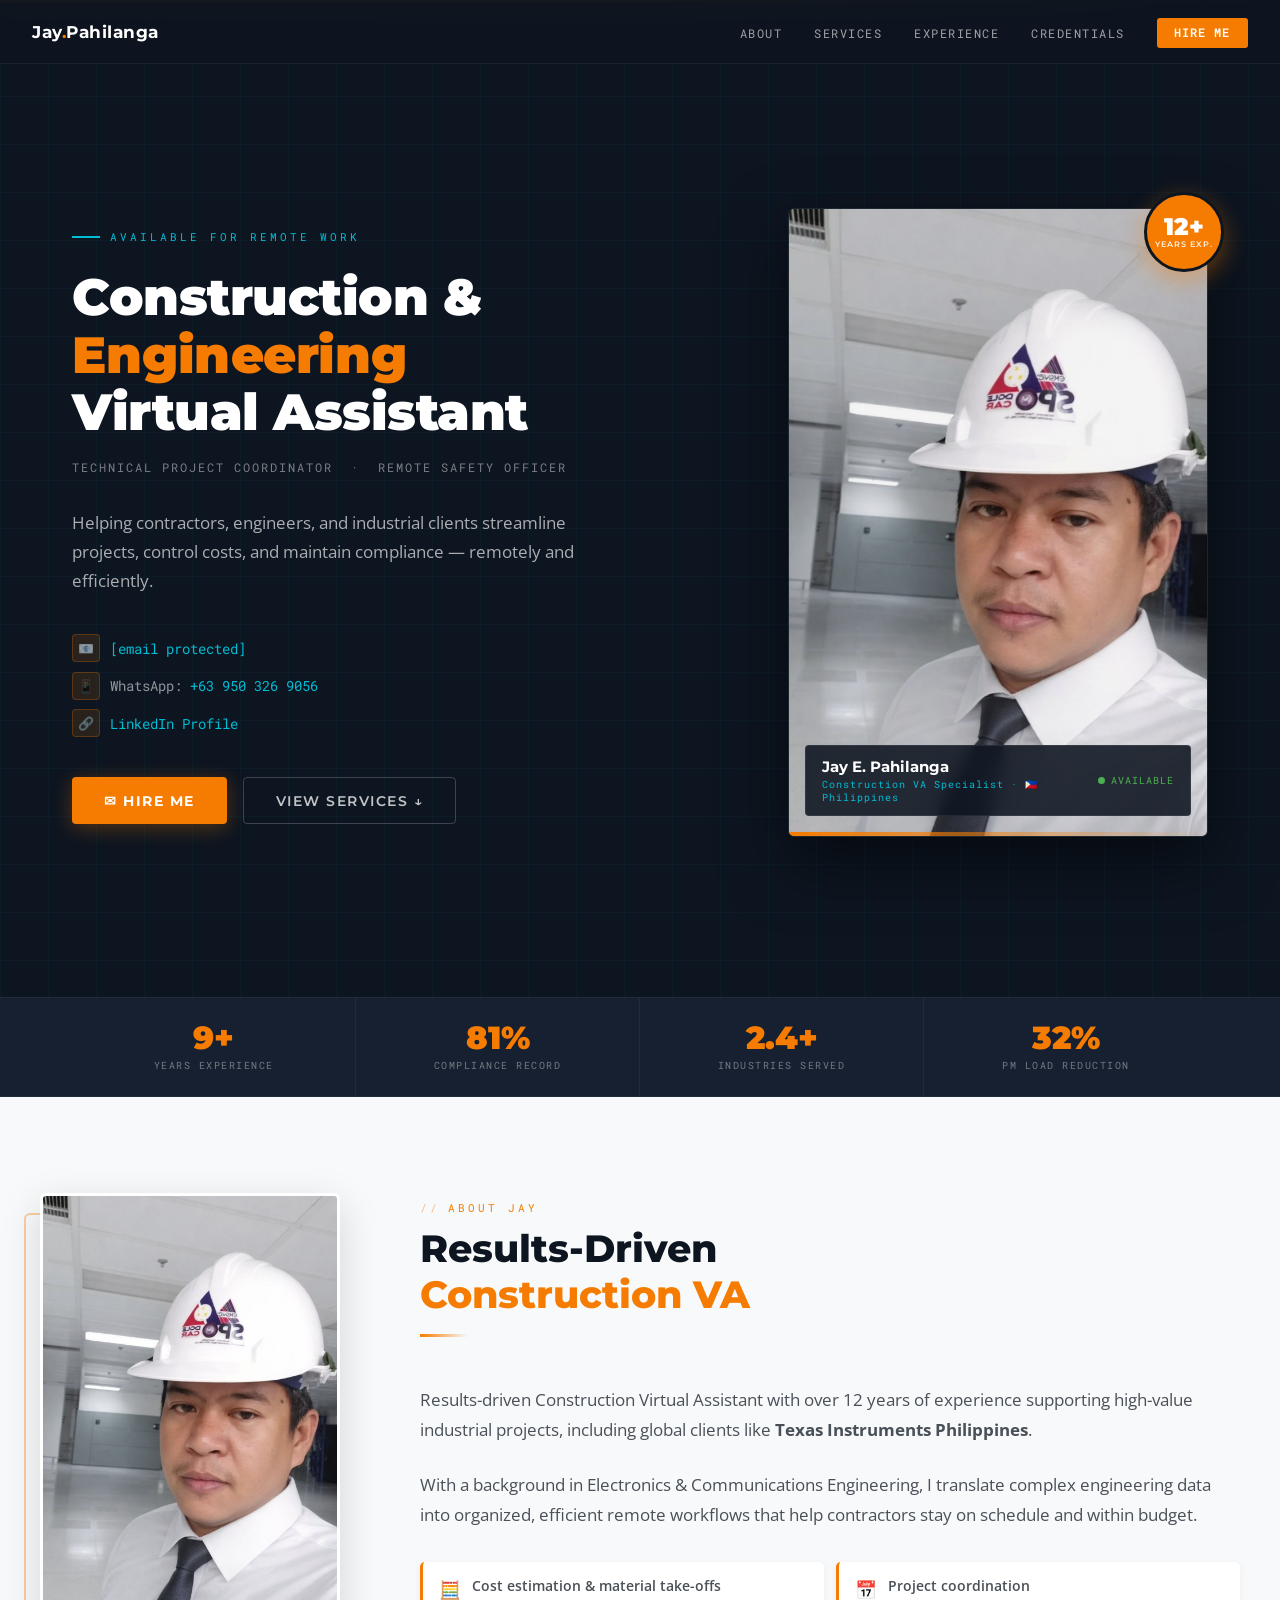
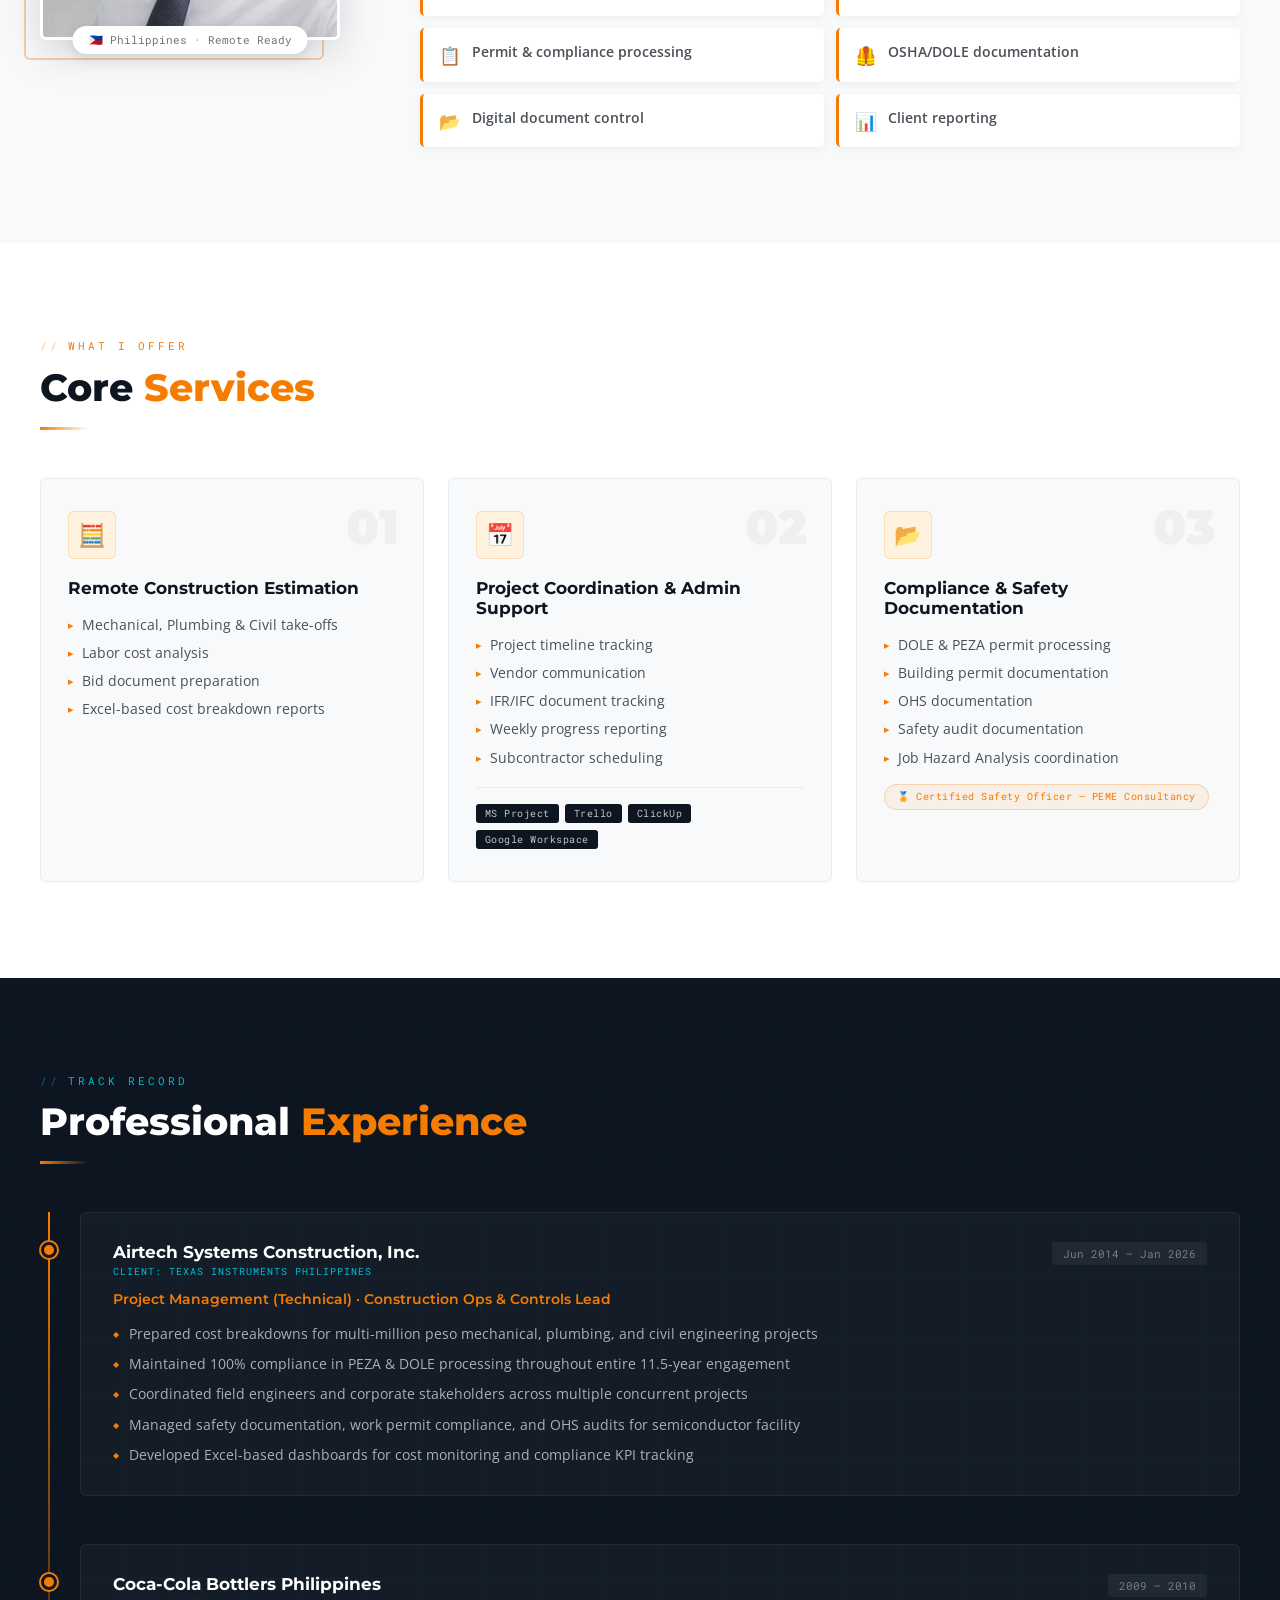
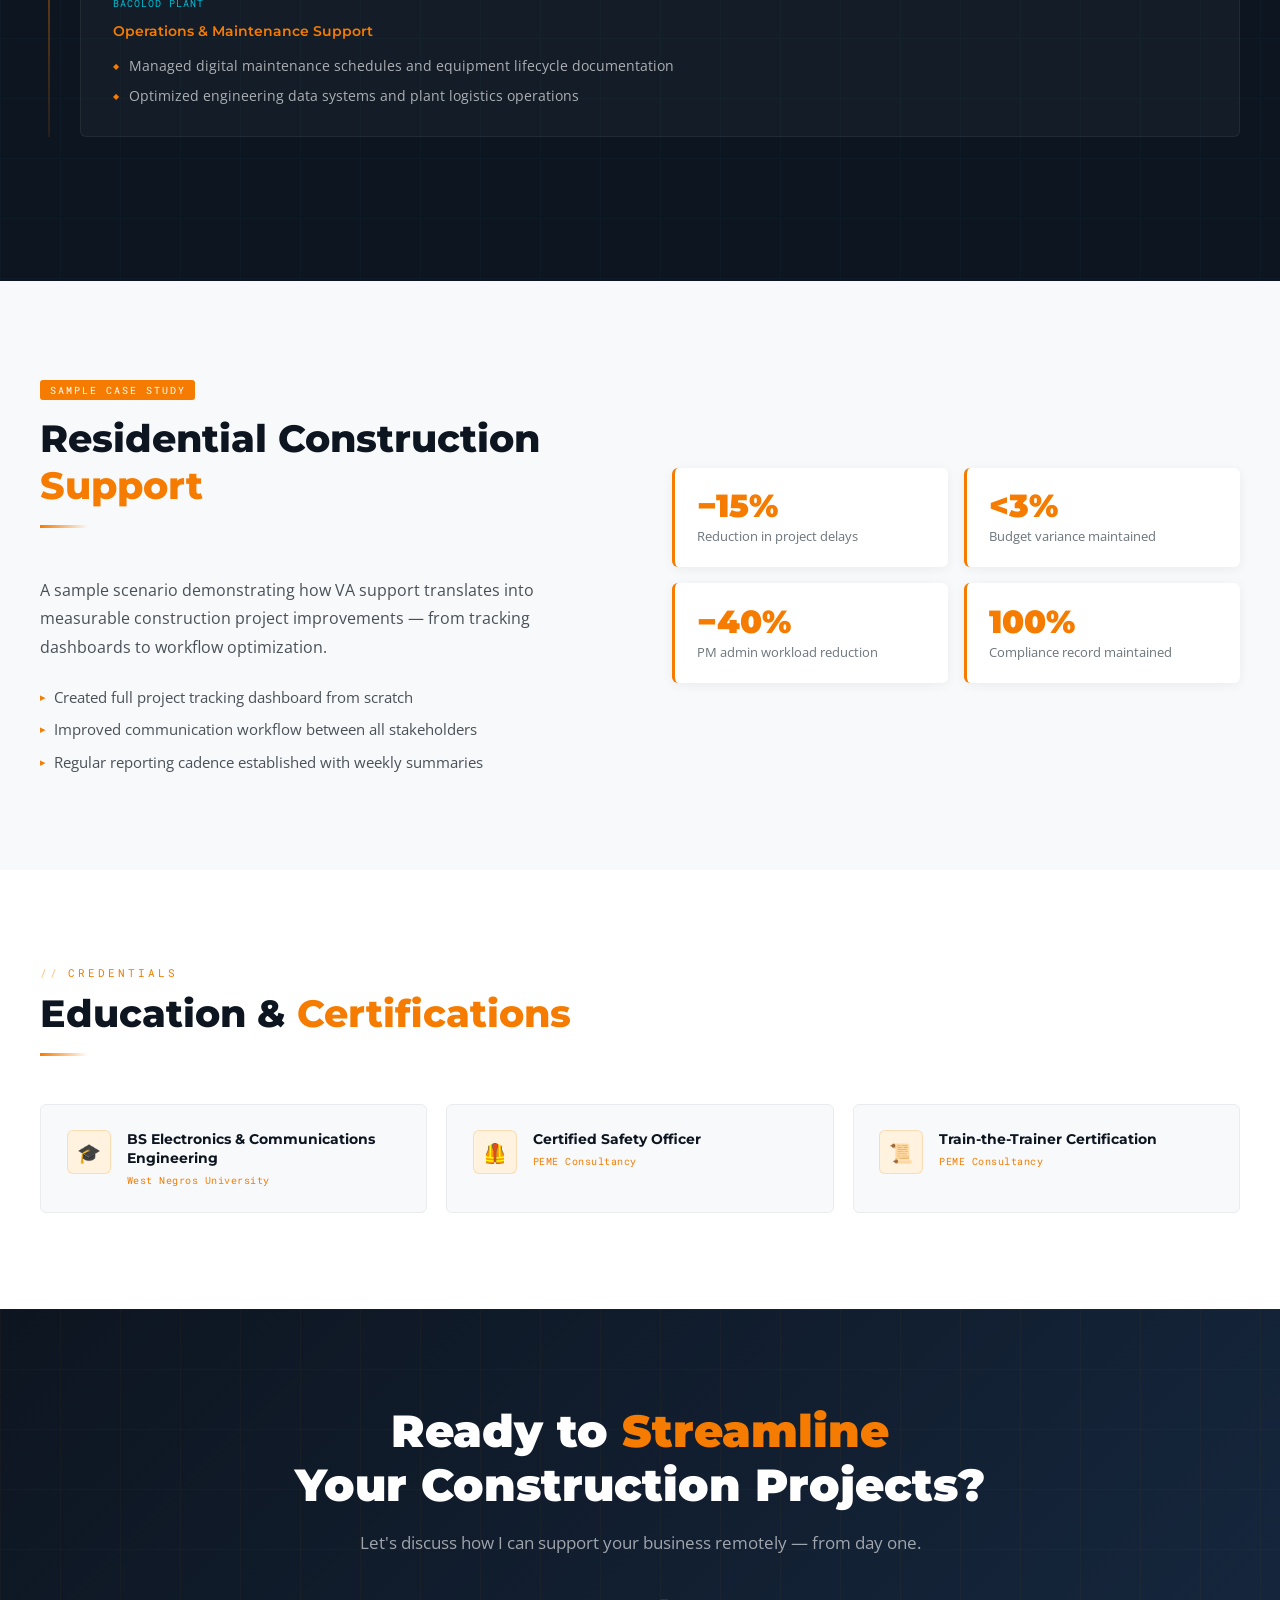
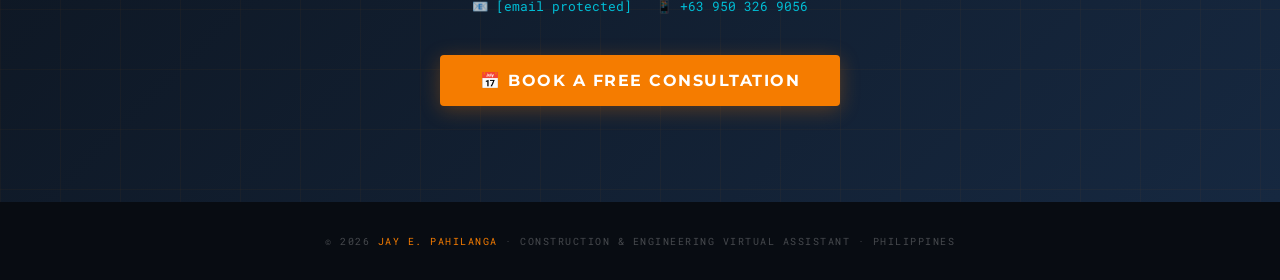
<file: index.html>
<!DOCTYPE html>
<html lang="en">
<head>
<meta charset="UTF-8">
<meta name="viewport" content="width=device-width, initial-scale=1.0">
<title>Jay E. Pahilanga | Construction &amp; Engineering Virtual Assistant</title>
<link rel="preconnect" href="https://fonts.googleapis.com">
<link href="https://fonts.googleapis.com/css2?family=Montserrat:ital,wght@0,300;0,400;0,600;0,700;0,900;1,700&family=Open+Sans:wght@300;400;600&family=Roboto+Mono:wght@400;500&display=swap" rel="stylesheet">
<link rel="stylesheet" href="style.css">
</head>
<body>

<!-- NAV -->
<nav>
  <div class="nav-logo">Jay<span>.</span>Pahilanga</div>
  <ul class="nav-links">
    <li><a href="#about">About</a></li>
    <li><a href="#services">Services</a></li>
    <li><a href="#experience">Experience</a></li>
    <li><a href="#education">Credentials</a></li>
    <li><a href="#cta" class="nav-cta">Hire Me</a></li>
  </ul>
</nav>

<!-- HERO -->
<section id="hero">
  <div class="hero-inner">
    <div class="hero-left fade-up">
      <div class="hero-eyebrow">Available for Remote Work</div>
      <h1 class="hero-title">
        Construction &amp;<br>
        <span class="accent">Engineering</span><br>
        Virtual Assistant
      </h1>
      <p class="hero-subtitle">
        Technical Project Coordinator&nbsp;&nbsp;·&nbsp;&nbsp;Remote Safety Officer
      </p>
      <p class="hero-desc">
        Helping contractors, engineers, and industrial clients streamline projects, control costs, and maintain compliance — remotely and efficiently.
      </p>
      <div class="hero-contacts">
        <div class="hero-contact-item">
          <div class="contact-icon">📧</div>
          <a href="/cdn-cgi/l/email-protection#7f151e061a0f1e1716131e11181e3f18121e1613511c1012"><span class="__cf_email__" data-cfemail="ef858e968a9f8e8786838e81888eaf88828e8683c18c8082">[email&#160;protected]</span></a>
        </div>
        <div class="hero-contact-item">
          <div class="contact-icon">📱</div>
          <span>WhatsApp: <a href="https://wa.me/639503269056">+63 950 326 9056</a></span>
        </div>
        <div class="hero-contact-item">
          <div class="contact-icon">🔗</div>
          <a href="https://www.linkedin.com/in/jay-pahilanga-1a37453b0" target="_blank">LinkedIn Profile</a>
        </div>
      </div>
      <div class="hero-btns">
        <a href="/cdn-cgi/l/email-protection#b5dfd4ccd0c5d4dddcd9d4dbd2d4f5d2d8d4dcd99bd6dad8" class="btn-primary">✉ Hire Me</a>
        <a href="#services" class="btn-outline">View Services ↓</a>
      </div>
    </div>

    <div class="hero-right fade-up" style="transition-delay:0.15s">
      <div class="hero-photo-wrap">
        <div class="photo-badge">
          <div class="num">12+</div>
          <div class="lbl">Years Exp.</div>
        </div>
        <div class="hero-photo-card">
          <img src="[data-uri]" alt="Jay E. Pahilanga — Construction VA">
          <div class="photo-tag">
            <div>
              <div class="name">Jay E. Pahilanga</div>
              <div class="title">Construction VA Specialist · 🇵🇭 Philippines</div>
            </div>
            <div class="avail-dot">Available</div>
          </div>
        </div>
      </div>
    </div>
  </div>
</section>

<!-- STATS BAR -->
<div class="stats-bar">
  <div class="stats-inner">
    <div class="stat-item fade-up">
      <div class="stat-num">12+</div>
      <div class="stat-label">Years Experience</div>
    </div>
    <div class="stat-item fade-up" style="transition-delay:0.1s">
      <div class="stat-num">100%</div>
      <div class="stat-label">Compliance Record</div>
    </div>
    <div class="stat-item fade-up" style="transition-delay:0.2s">
      <div class="stat-num">3+</div>
      <div class="stat-label">Industries Served</div>
    </div>
    <div class="stat-item fade-up" style="transition-delay:0.3s">
      <div class="stat-num">40%</div>
      <div class="stat-label">PM Load Reduction</div>
    </div>
  </div>
</div>

<!-- ABOUT -->
<section id="about">
  <div class="section-inner">
    <div class="about-grid">
      <div class="about-photo-wrap fade-up">
        <img class="about-photo" src="[data-uri]" alt="Jay E. Pahilanga">
        <div class="about-photo-accent"></div>
        <div class="about-flag">🇵🇭 Philippines · Remote Ready</div>
      </div>
      <div class="about-text fade-up" style="transition-delay:0.1s">
        <div class="section-eyebrow">About Jay</div>
        <h2 class="section-title">Results-Driven<br><span class="acc">Construction VA</span></h2>
        <div class="section-divider"></div>
        <p>Results-driven Construction Virtual Assistant with over 12 years of experience supporting high-value industrial projects, including global clients like <strong>Texas Instruments Philippines</strong>.</p>
        <p>With a background in Electronics &amp; Communications Engineering, I translate complex engineering data into organized, efficient remote workflows that help contractors stay on schedule and within budget.</p>
        <div class="about-specs">
          <div class="spec-item">
            <div class="spec-icon">🧮</div>
            <div class="spec-text">Cost estimation &amp; material take-offs</div>
          </div>
          <div class="spec-item">
            <div class="spec-icon">📅</div>
            <div class="spec-text">Project coordination</div>
          </div>
          <div class="spec-item">
            <div class="spec-icon">📋</div>
            <div class="spec-text">Permit &amp; compliance processing</div>
          </div>
          <div class="spec-item">
            <div class="spec-icon">🦺</div>
            <div class="spec-text">OSHA/DOLE documentation</div>
          </div>
          <div class="spec-item">
            <div class="spec-icon">📂</div>
            <div class="spec-text">Digital document control</div>
          </div>
          <div class="spec-item">
            <div class="spec-icon">📊</div>
            <div class="spec-text">Client reporting</div>
          </div>
        </div>
      </div>
    </div>
  </div>
</section>

<!-- SERVICES -->
<section id="services">
  <div class="section-inner">
    <div class="section-eyebrow">What I Offer</div>
    <h2 class="section-title">Core <span class="acc">Services</span></h2>
    <div class="section-divider"></div>
    <div class="services-grid">

      <div class="service-card fade-up">
        <div class="service-num">01</div>
        <div class="service-icon-wrap">🧮</div>
        <div class="service-title">Remote Construction Estimation</div>
        <ul class="service-list">
          <li>Mechanical, Plumbing &amp; Civil take-offs</li>
          <li>Labor cost analysis</li>
          <li>Bid document preparation</li>
          <li>Excel-based cost breakdown reports</li>
        </ul>
      </div>

      <div class="service-card fade-up" style="transition-delay:0.1s">
        <div class="service-num">02</div>
        <div class="service-icon-wrap">📅</div>
        <div class="service-title">Project Coordination &amp; Admin Support</div>
        <ul class="service-list">
          <li>Project timeline tracking</li>
          <li>Vendor communication</li>
          <li>IFR/IFC document tracking</li>
          <li>Weekly progress reporting</li>
          <li>Subcontractor scheduling</li>
        </ul>
        <div class="tools-row">
          <span class="tool-tag">MS Project</span>
          <span class="tool-tag">Trello</span>
          <span class="tool-tag">ClickUp</span>
          <span class="tool-tag">Google Workspace</span>
        </div>
      </div>

      <div class="service-card fade-up" style="transition-delay:0.2s">
        <div class="service-num">03</div>
        <div class="service-icon-wrap">📂</div>
        <div class="service-title">Compliance &amp; Safety Documentation</div>
        <ul class="service-list">
          <li>DOLE &amp; PEZA permit processing</li>
          <li>Building permit documentation</li>
          <li>OHS documentation</li>
          <li>Safety audit documentation</li>
          <li>Job Hazard Analysis coordination</li>
        </ul>
        <div class="cert-badge">🏅 Certified Safety Officer – PEME Consultancy</div>
      </div>

    </div>
  </div>
</section>

<!-- EXPERIENCE -->
<section id="experience">
  <div class="section-inner">
    <div class="section-eyebrow">Track Record</div>
    <h2 class="section-title" style="color:var(--white)">Professional <span class="acc">Experience</span></h2>
    <div class="section-divider"></div>

    <div class="exp-timeline">

      <div class="exp-item fade-up">
        <div class="exp-dot"></div>
        <div class="exp-meta">
          <div>
            <div class="exp-org">Airtech Systems Construction, Inc.</div>
            <div class="exp-client">CLIENT: TEXAS INSTRUMENTS PHILIPPINES</div>
          </div>
          <div class="exp-date">Jun 2014 – Jan 2026</div>
        </div>
        <div class="exp-role">Project Management (Technical) · Construction Ops &amp; Controls Lead</div>
        <ul class="exp-bullets">
          <li>Prepared cost breakdowns for multi-million peso mechanical, plumbing, and civil engineering projects</li>
          <li>Maintained 100% compliance in PEZA &amp; DOLE processing throughout entire 11.5-year engagement</li>
          <li>Coordinated field engineers and corporate stakeholders across multiple concurrent projects</li>
          <li>Managed safety documentation, work permit compliance, and OHS audits for semiconductor facility</li>
          <li>Developed Excel-based dashboards for cost monitoring and compliance KPI tracking</li>
        </ul>
      </div>

      <div class="exp-item fade-up" style="transition-delay:0.1s">
        <div class="exp-dot"></div>
        <div class="exp-meta">
          <div>
            <div class="exp-org">Coca-Cola Bottlers Philippines</div>
            <div class="exp-client">BACOLOD PLANT</div>
          </div>
          <div class="exp-date">2009 – 2010</div>
        </div>
        <div class="exp-role">Operations &amp; Maintenance Support</div>
        <ul class="exp-bullets">
          <li>Managed digital maintenance schedules and equipment lifecycle documentation</li>
          <li>Optimized engineering data systems and plant logistics operations</li>
        </ul>
      </div>

    </div>
  </div>
</section>

<!-- CASE STUDY -->
<section id="casestudy">
  <div class="section-inner">
    <div class="case-grid">
      <div class="fade-up">
        <span class="case-label">Sample Case Study</span>
        <h2 class="section-title">Residential Construction <span class="acc">Support</span></h2>
        <div class="section-divider"></div>
        <p style="font-size:1rem; color:var(--textmid); line-height:1.8; margin-bottom:1.5rem;">
          A sample scenario demonstrating how VA support translates into measurable construction project improvements — from tracking dashboards to workflow optimization.
        </p>
        <ul class="service-list" style="gap:0.6rem">
          <li style="font-size:0.95rem; color:var(--textmid)">Created full project tracking dashboard from scratch</li>
          <li style="font-size:0.95rem; color:var(--textmid)">Improved communication workflow between all stakeholders</li>
          <li style="font-size:0.95rem; color:var(--textmid)">Regular reporting cadence established with weekly summaries</li>
        </ul>
      </div>
      <div class="case-metrics fade-up" style="transition-delay:0.15s">
        <div class="metric-box">
          <div class="metric-num">−15%</div>
          <div class="metric-desc">Reduction in project delays</div>
        </div>
        <div class="metric-box">
          <div class="metric-num">&lt;3%</div>
          <div class="metric-desc">Budget variance maintained</div>
        </div>
        <div class="metric-box">
          <div class="metric-num">−40%</div>
          <div class="metric-desc">PM admin workload reduction</div>
        </div>
        <div class="metric-box">
          <div class="metric-num">100%</div>
          <div class="metric-desc">Compliance record maintained</div>
        </div>
      </div>
    </div>
  </div>
</section>

<!-- EDUCATION & CERTS -->
<section id="education">
  <div class="section-inner">
    <div class="section-eyebrow">Credentials</div>
    <h2 class="section-title">Education &amp; <span class="acc">Certifications</span></h2>
    <div class="section-divider"></div>
    <div class="edu-grid">
      <div class="edu-card fade-up">
        <div class="edu-icon">🎓</div>
        <div class="edu-content">
          <div class="edu-title">BS Electronics &amp; Communications Engineering</div>
          <div class="edu-sub">West Negros University</div>
        </div>
      </div>
      <div class="edu-card fade-up" style="transition-delay:0.1s">
        <div class="edu-icon">🦺</div>
        <div class="edu-content">
          <div class="edu-title">Certified Safety Officer</div>
          <div class="edu-sub">PEME Consultancy</div>
        </div>
      </div>
      <div class="edu-card fade-up" style="transition-delay:0.2s">
        <div class="edu-icon">📜</div>
        <div class="edu-content">
          <div class="edu-title">Train-the-Trainer Certification</div>
          <div class="edu-sub">PEME Consultancy</div>
        </div>
      </div>
    </div>
  </div>
</section>

<!-- CTA -->
<section id="cta">
  <div class="section-inner">
    <div class="cta-inner fade-up">
      <h2 class="cta-title">Ready to <span>Streamline</span><br>Your Construction Projects?</h2>
      <p class="cta-subtitle">Let's discuss how I can support your business remotely — from day one.</p>
      <div class="cta-contacts">
        <div class="cta-contact">📧 <a href="/cdn-cgi/l/email-protection#046e657d6174656c6d68656a6365446369656d682a676b69"><span class="__cf_email__" data-cfemail="a9c3c8d0ccd9c8c1c0c5c8c7cec8e9cec4c8c0c587cac6c4">[email&#160;protected]</span></a></div>
        <div class="cta-contact">📱 <a href="https://wa.me/639503269056">+63 950 326 9056</a></div>
      </div>
      <a href="/cdn-cgi/l/email-protection#c3a9a2baa6b3a2abaaafa2ada4a283a4aea2aaafeda0acaefcb0b6a1a9a6a0b7fe85b1a6a6e380acadb0b6afb7a2b7aaacade391a6b2b6a6b0b7" class="btn-primary" style="font-size:1rem; padding:1rem 2.5rem;">
        📅 Book a Free Consultation
      </a>
    </div>
  </div>
</section>

<!-- FOOTER -->
<footer>
  &copy; 2026 <span>Jay E. Pahilanga</span> · Construction &amp; Engineering Virtual Assistant · Philippines
</footer>

<script src="script.js"></script>
</body>
</html>
</file>
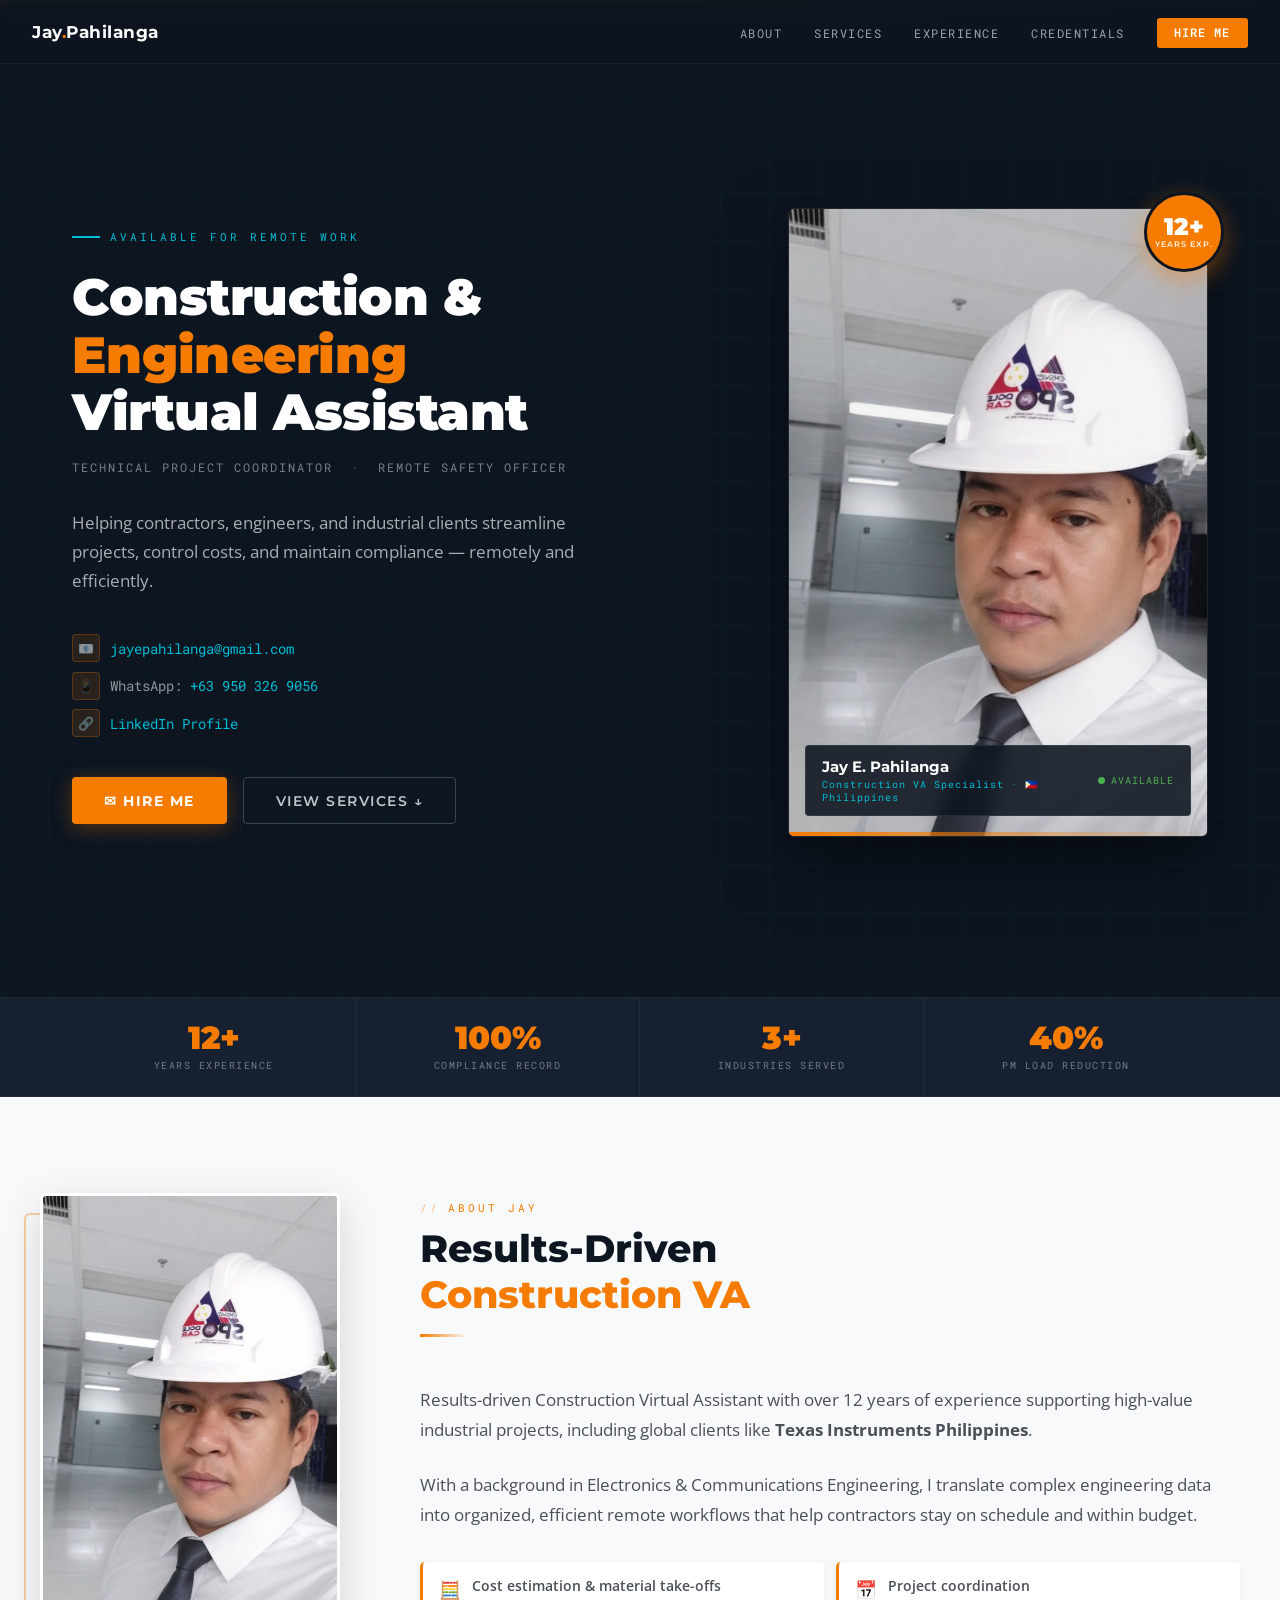
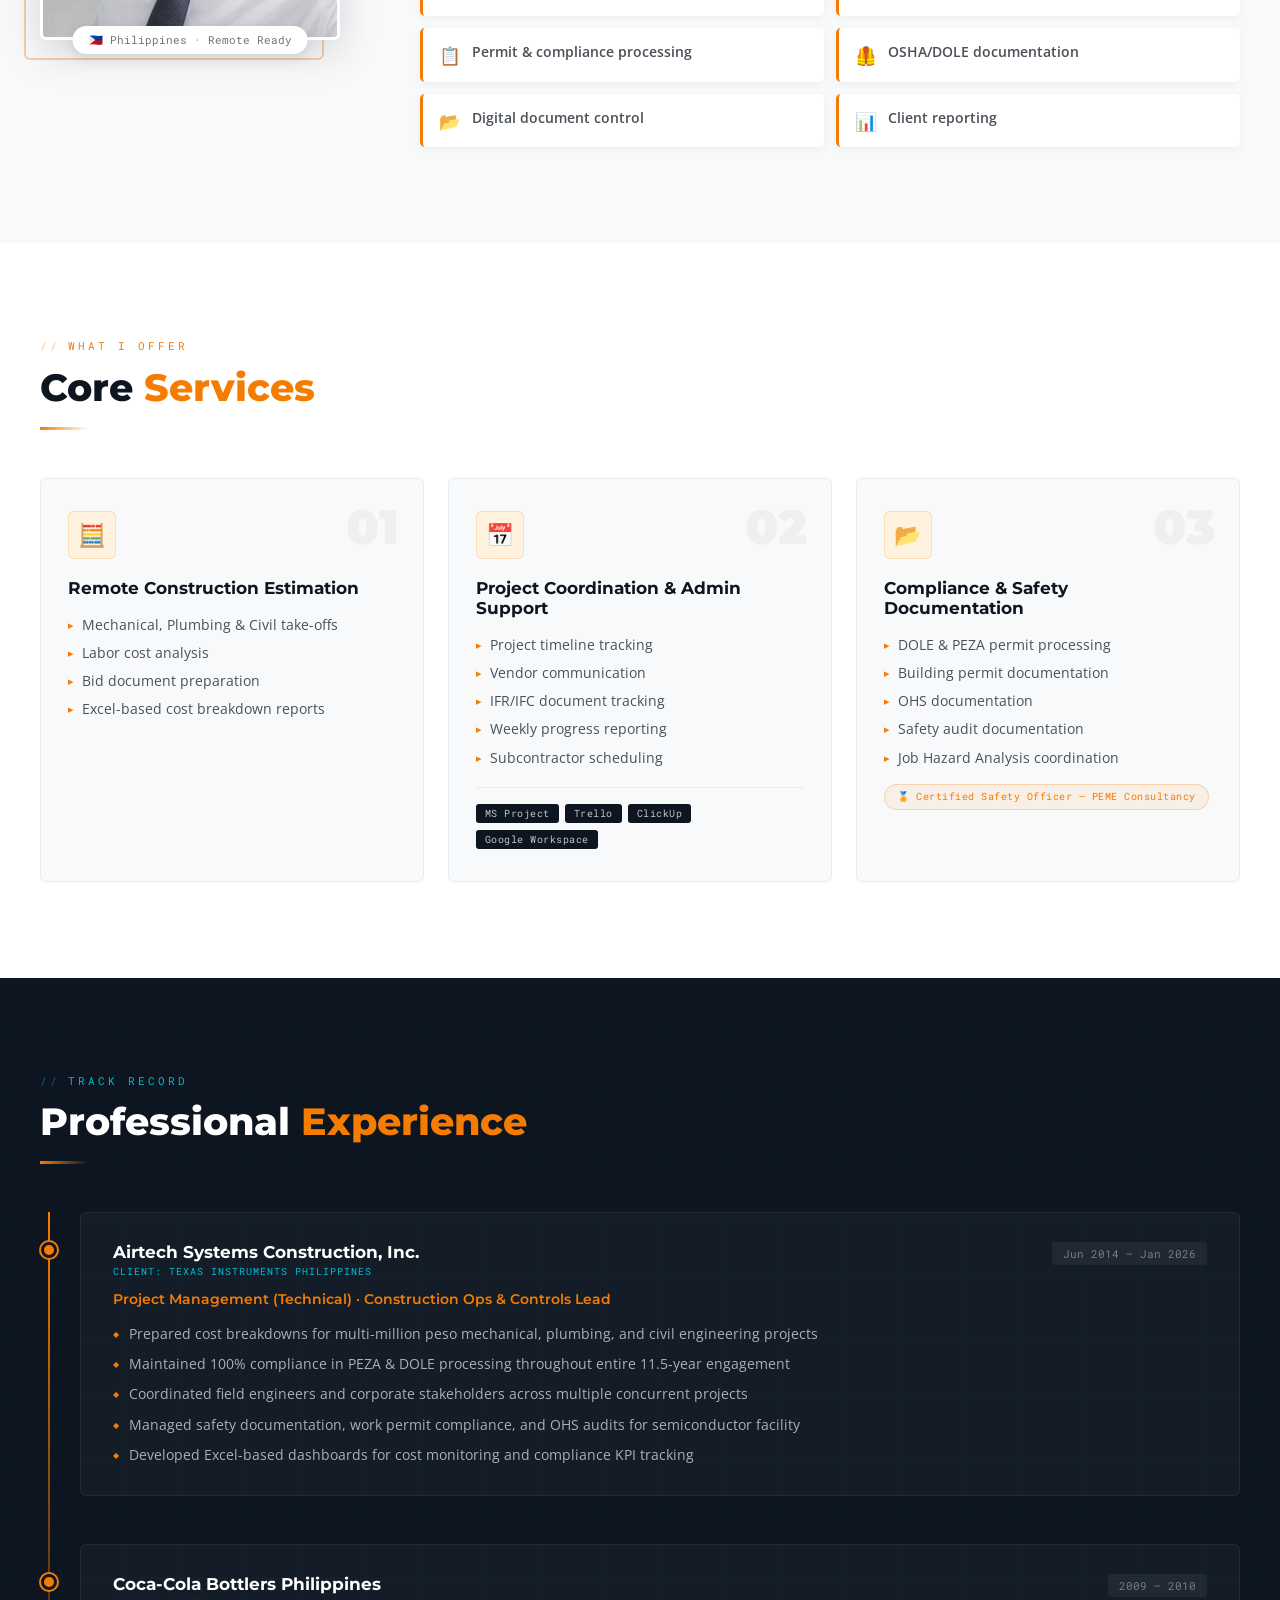
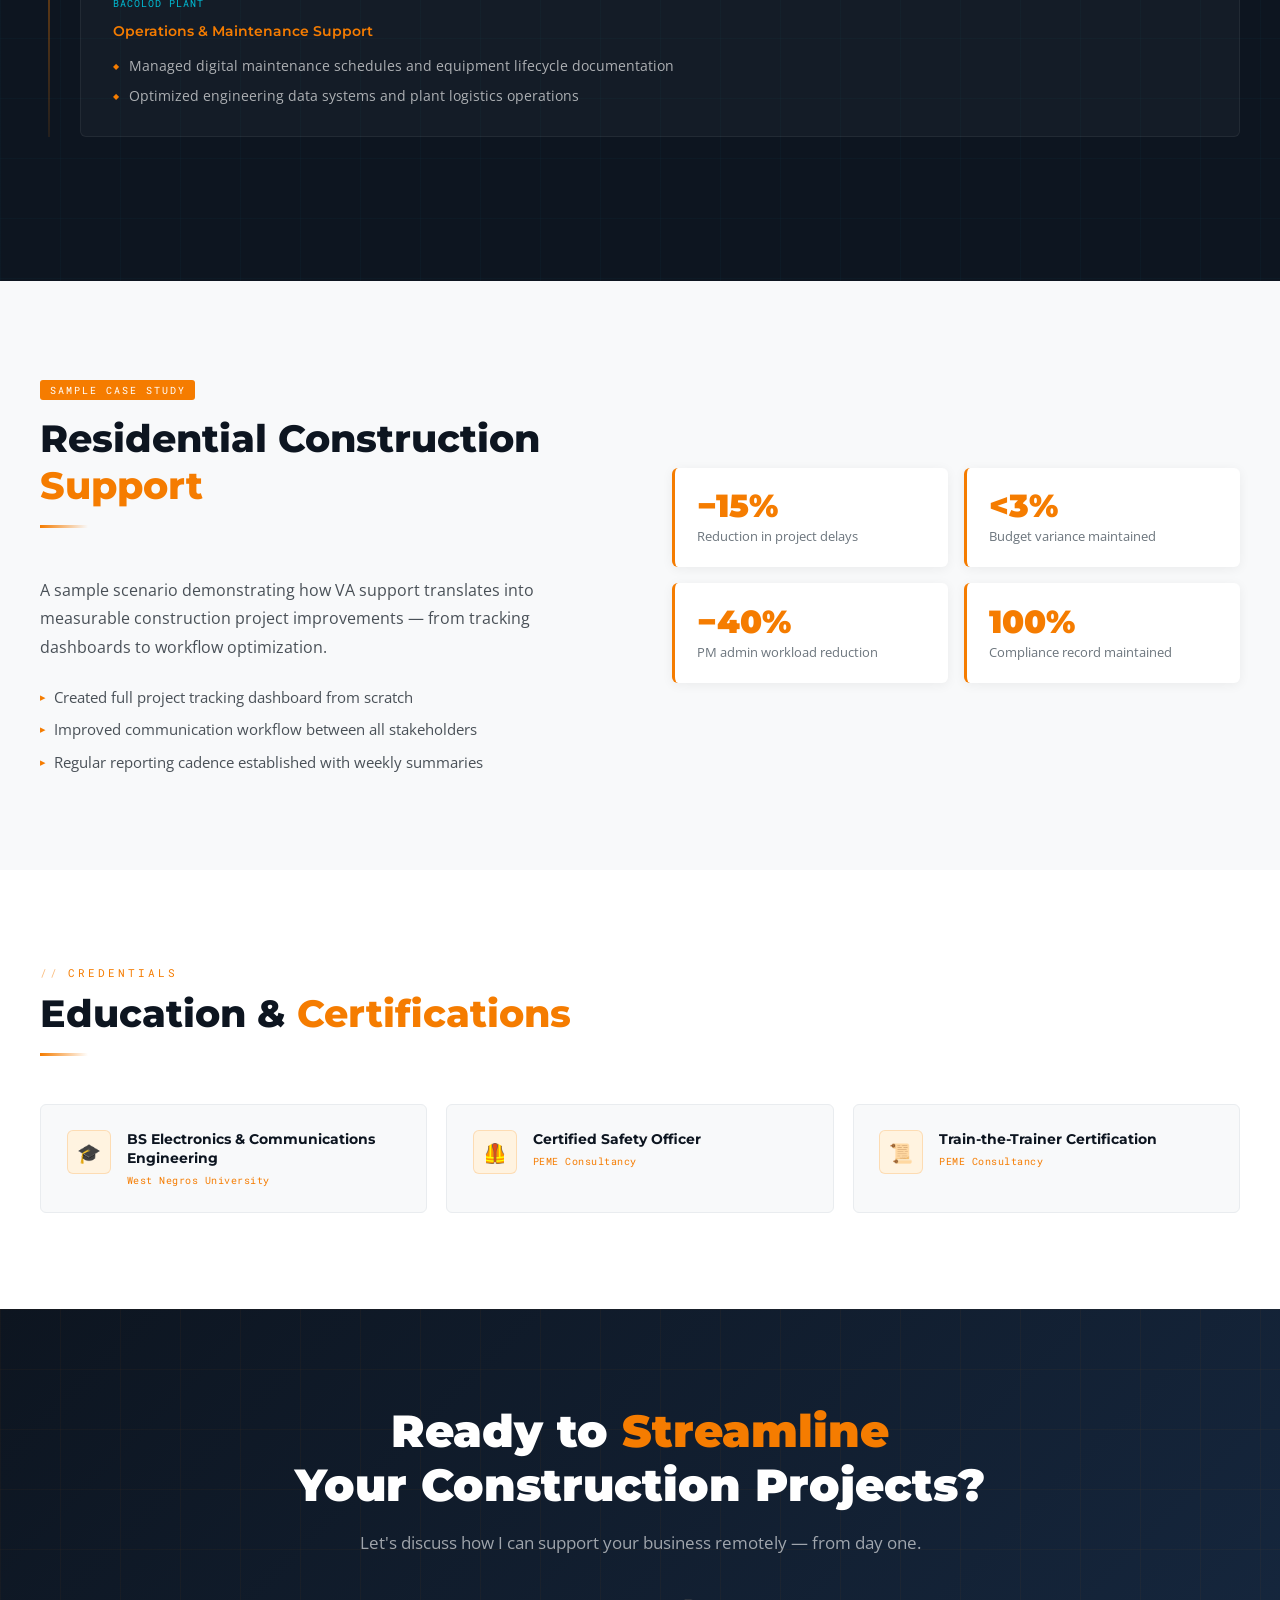
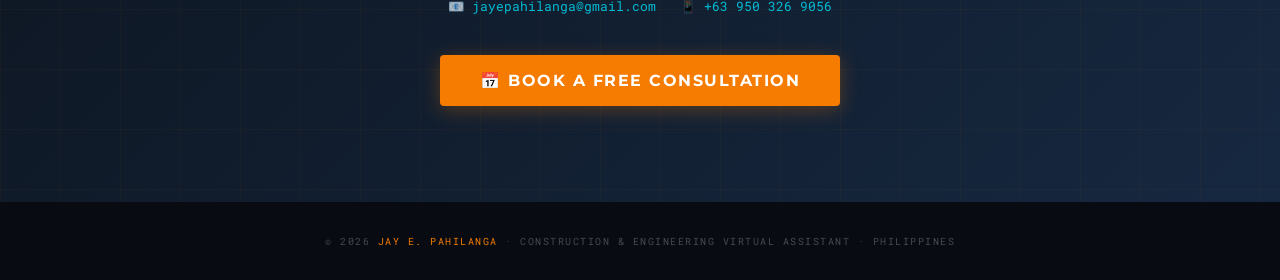
<file: jay_pahilanga_website.html>
<!DOCTYPE html>
<html lang="en">
<head>
<meta charset="UTF-8">
<meta name="viewport" content="width=device-width, initial-scale=1.0">
<title>Jay E. Pahilanga | Construction &amp; Engineering Virtual Assistant</title>
<link rel="preconnect" href="https://fonts.googleapis.com">
<link href="https://fonts.googleapis.com/css2?family=Montserrat:ital,wght@0,300;0,400;0,600;0,700;0,900;1,700&family=Open+Sans:wght@300;400;600&family=Roboto+Mono:wght@400;500&display=swap" rel="stylesheet">
<style>
  *, *::before, *::after { box-sizing: border-box; margin: 0; padding: 0; }

  :root {
    --navy: #1E2A38;
    --navy2: #162030;
    --navy3: #0D1520;
    --steel: #6C757D;
    --orange: #F57C00;
    --orange2: #FF9800;
    --orangeL: #FFF3E0;
    --white: #FFFFFF;
    --offwhite: #F8F9FA;
    --lightgray: #E9ECEF;
    --midgray: #CED4DA;
    --textdark: #1A2332;
    --textmid: #495057;
    --cyan: #00BCD4;
  }

  html { scroll-behavior: smooth; }

  body {
    font-family: 'Open Sans', sans-serif;
    color: var(--textdark);
    background: var(--white);
    overflow-x: hidden;
  }

  /* ── NAV ── */
  nav {
    position: fixed; top: 0; left: 0; right: 0; z-index: 100;
    background: rgba(14, 21, 32, 0.96);
    backdrop-filter: blur(12px);
    border-bottom: 1px solid rgba(255,255,255,0.06);
    padding: 0 2rem;
    display: flex; align-items: center; justify-content: space-between;
    height: 64px;
  }
  .nav-logo {
    font-family: 'Montserrat', sans-serif;
    font-weight: 700;
    font-size: 1.05rem;
    color: var(--white);
    letter-spacing: 0.5px;
  }
  .nav-logo span { color: var(--orange); }
  .nav-links { display: flex; gap: 2rem; list-style: none; }
  .nav-links a {
    font-family: 'Roboto Mono', monospace;
    font-size: 0.72rem;
    color: rgba(255,255,255,0.6);
    text-decoration: none;
    letter-spacing: 1.5px;
    text-transform: uppercase;
    transition: color 0.2s;
  }
  .nav-links a:hover { color: var(--orange); }
  .nav-cta {
    background: var(--orange);
    color: var(--white) !important;
    padding: 0.45rem 1.1rem;
    border-radius: 3px;
    font-weight: 600 !important;
    letter-spacing: 1px !important;
  }
  .nav-cta:hover { background: var(--orange2); color: var(--white) !important; }

  /* ── HERO ── */
  #hero {
    min-height: 100vh;
    background: var(--navy3);
    position: relative;
    display: flex;
    align-items: center;
    overflow: hidden;
  }

  /* Blueprint grid bg */
  #hero::before {
    content: '';
    position: absolute; inset: 0;
    background-image:
      linear-gradient(rgba(0,188,212,0.04) 1px, transparent 1px),
      linear-gradient(90deg, rgba(0,188,212,0.04) 1px, transparent 1px);
    background-size: 48px 48px;
    pointer-events: none;
  }

  /* Orange top stripe */
  #hero::after {
    content: '';
    position: absolute; top: 0; left: 0; right: 0; height: 3px;
    background: linear-gradient(90deg, var(--orange), var(--orange2), transparent);
  }

  .hero-inner {
    position: relative; z-index: 2;
    max-width: 1200px;
    margin: 0 auto;
    padding: 7rem 2rem 4rem;
    display: grid;
    grid-template-columns: 1fr 420px;
    gap: 5rem;
    align-items: center;
    width: 100%;
  }

  .hero-eyebrow {
    display: inline-flex; align-items: center; gap: 0.6rem;
    font-family: 'Roboto Mono', monospace;
    font-size: 0.7rem;
    color: var(--cyan);
    letter-spacing: 3px;
    text-transform: uppercase;
    margin-bottom: 1.5rem;
  }
  .hero-eyebrow::before {
    content: '';
    width: 28px; height: 1.5px;
    background: var(--cyan);
    display: block;
  }

  .hero-title {
    font-family: 'Montserrat', sans-serif;
    font-size: clamp(2rem, 4vw, 3.2rem);
    font-weight: 900;
    line-height: 1.12;
    color: var(--white);
    margin-bottom: 1rem;
    letter-spacing: -0.5px;
  }
  .hero-title .accent { color: var(--orange); }

  .hero-subtitle {
    font-family: 'Roboto Mono', monospace;
    font-size: 0.78rem;
    color: rgba(255,255,255,0.45);
    letter-spacing: 2px;
    text-transform: uppercase;
    margin-bottom: 1.8rem;
    line-height: 1.8;
  }

  .hero-desc {
    font-size: 1.05rem;
    color: rgba(255,255,255,0.65);
    line-height: 1.75;
    max-width: 540px;
    margin-bottom: 2.4rem;
  }

  .hero-contacts {
    display: flex; flex-direction: column; gap: 0.6rem;
    margin-bottom: 2.5rem;
  }
  .hero-contact-item {
    display: flex; align-items: center; gap: 0.6rem;
    font-size: 0.88rem;
    color: rgba(255,255,255,0.55);
    font-family: 'Roboto Mono', monospace;
  }
  .hero-contact-item a { color: var(--cyan); text-decoration: none; }
  .hero-contact-item a:hover { text-decoration: underline; }
  .contact-icon {
    width: 28px; height: 28px;
    background: rgba(245,124,0,0.12);
    border: 1px solid rgba(245,124,0,0.25);
    border-radius: 4px;
    display: flex; align-items: center; justify-content: center;
    font-size: 0.8rem; flex-shrink: 0;
  }

  .hero-btns { display: flex; gap: 1rem; flex-wrap: wrap; }

  .btn-primary {
    display: inline-flex; align-items: center; gap: 0.5rem;
    background: var(--orange);
    color: var(--white);
    padding: 0.85rem 2rem;
    border-radius: 4px;
    font-family: 'Montserrat', sans-serif;
    font-weight: 700;
    font-size: 0.88rem;
    letter-spacing: 1.5px;
    text-transform: uppercase;
    text-decoration: none;
    transition: all 0.25s;
    box-shadow: 0 4px 20px rgba(245,124,0,0.3);
  }
  .btn-primary:hover {
    background: var(--orange2);
    box-shadow: 0 6px 28px rgba(245,124,0,0.45);
    transform: translateY(-1px);
  }
  .btn-outline {
    display: inline-flex; align-items: center; gap: 0.5rem;
    border: 1px solid rgba(255,255,255,0.2);
    color: rgba(255,255,255,0.75);
    padding: 0.85rem 2rem;
    border-radius: 4px;
    font-family: 'Montserrat', sans-serif;
    font-weight: 600;
    font-size: 0.88rem;
    letter-spacing: 1.5px;
    text-transform: uppercase;
    text-decoration: none;
    transition: all 0.25s;
  }
  .btn-outline:hover {
    border-color: var(--cyan);
    color: var(--cyan);
  }

  /* Photo card */
  .hero-photo-wrap {
    position: relative;
  }
  .hero-photo-card {
    position: relative;
    border-radius: 6px;
    overflow: hidden;
    box-shadow: 0 24px 64px rgba(0,0,0,0.5);
    border: 1px solid rgba(255,255,255,0.07);
  }
  .hero-photo-card img {
    width: 100%; display: block;
    filter: brightness(0.95) contrast(1.02);
  }
  /* Orange accent corner */
  .hero-photo-card::after {
    content: '';
    position: absolute; bottom: 0; left: 0; right: 0;
    height: 4px;
    background: linear-gradient(90deg, var(--orange), transparent);
  }

  .photo-badge {
    position: absolute;
    top: -16px; right: -16px;
    background: var(--orange);
    color: var(--white);
    width: 80px; height: 80px;
    border-radius: 50%;
    display: flex; flex-direction: column;
    align-items: center; justify-content: center;
    font-family: 'Montserrat', sans-serif;
    box-shadow: 0 8px 24px rgba(245,124,0,0.4);
    border: 3px solid var(--navy3);
    z-index: 3;
  }
  .photo-badge .num {
    font-size: 1.5rem; font-weight: 900; line-height: 1;
  }
  .photo-badge .lbl {
    font-size: 0.5rem; font-weight: 600; letter-spacing: 1px; text-transform: uppercase; text-align: center; opacity: 0.9;
  }

  .photo-tag {
    position: absolute; bottom: 20px; left: 16px; right: 16px;
    background: rgba(14,21,32,0.88);
    backdrop-filter: blur(8px);
    border: 1px solid rgba(255,255,255,0.08);
    border-radius: 4px;
    padding: 0.7rem 1rem;
    display: flex; align-items: center; justify-content: space-between;
  }
  .photo-tag .name {
    font-family: 'Montserrat', sans-serif;
    font-weight: 700;
    font-size: 0.95rem;
    color: var(--white);
  }
  .photo-tag .title {
    font-family: 'Roboto Mono', monospace;
    font-size: 0.62rem;
    color: var(--cyan);
    letter-spacing: 1px;
    margin-top: 2px;
  }
  .avail-dot {
    display: flex; align-items: center; gap: 0.4rem;
    font-family: 'Roboto Mono', monospace;
    font-size: 0.6rem;
    color: #4CAF50;
    letter-spacing: 1px;
    text-transform: uppercase;
  }
  .avail-dot::before {
    content: '';
    width: 7px; height: 7px;
    background: #4CAF50;
    border-radius: 50%;
    animation: pulse-green 1.8s infinite;
  }
  @keyframes pulse-green {
    0%,100% { opacity: 1; transform: scale(1); }
    50% { opacity: 0.4; transform: scale(1.3); }
  }

  /* Stats bar */
  .stats-bar {
    background: var(--navy2);
    border-top: 1px solid rgba(255,255,255,0.05);
    border-bottom: 1px solid rgba(255,255,255,0.05);
  }
  .stats-inner {
    max-width: 1200px; margin: 0 auto; padding: 0 2rem;
    display: grid; grid-template-columns: repeat(4,1fr);
  }
  .stat-item {
    padding: 1.5rem 1rem;
    border-right: 1px solid rgba(255,255,255,0.05);
    text-align: center;
  }
  .stat-item:last-child { border-right: none; }
  .stat-num {
    font-family: 'Montserrat', sans-serif;
    font-size: 2rem; font-weight: 900;
    color: var(--orange);
    line-height: 1;
  }
  .stat-label {
    font-family: 'Roboto Mono', monospace;
    font-size: 0.62rem;
    color: rgba(255,255,255,0.4);
    letter-spacing: 1.5px;
    text-transform: uppercase;
    margin-top: 0.3rem;
  }

  /* ── SECTION COMMONS ── */
  section { padding: 6rem 2rem; }
  .section-inner { max-width: 1200px; margin: 0 auto; }

  .section-eyebrow {
    font-family: 'Roboto Mono', monospace;
    font-size: 0.68rem;
    letter-spacing: 3px;
    text-transform: uppercase;
    color: var(--orange);
    margin-bottom: 0.7rem;
    display: flex; align-items: center; gap: 0.5rem;
  }
  .section-eyebrow::before { content: '//'; opacity: 0.5; }

  .section-title {
    font-family: 'Montserrat', sans-serif;
    font-size: clamp(1.7rem, 3vw, 2.4rem);
    font-weight: 800;
    color: var(--navy3);
    line-height: 1.2;
    margin-bottom: 1rem;
  }
  .section-title .acc { color: var(--orange); }

  .section-divider {
    width: 48px; height: 3px;
    background: linear-gradient(90deg, var(--orange), transparent);
    margin-bottom: 3rem;
  }

  /* ── ABOUT ── */
  #about { background: var(--offwhite); }

  .about-grid {
    display: grid;
    grid-template-columns: 300px 1fr;
    gap: 5rem;
    align-items: start;
  }

  .about-photo-wrap { position: relative; }
  .about-photo {
    width: 100%;
    border-radius: 6px;
    display: block;
    border: 3px solid var(--white);
    box-shadow: 0 12px 40px rgba(0,0,0,0.15);
  }
  .about-photo-accent {
    position: absolute;
    top: 20px; left: -16px;
    width: 100%; height: 100%;
    border: 2px solid var(--orange);
    border-radius: 6px;
    z-index: -1;
    opacity: 0.35;
  }
  .about-flag {
    position: absolute; bottom: -14px; left: 50%; transform: translateX(-50%);
    background: var(--white);
    padding: 0.4rem 1rem;
    border-radius: 30px;
    font-family: 'Roboto Mono', monospace;
    font-size: 0.7rem;
    color: var(--steel);
    box-shadow: 0 4px 12px rgba(0,0,0,0.1);
    white-space: nowrap;
  }

  .about-text { padding-top: 0.5rem; }
  .about-text p {
    font-size: 1.05rem;
    line-height: 1.8;
    color: var(--textmid);
    margin-bottom: 1.5rem;
  }

  .about-specs {
    display: grid; grid-template-columns: repeat(2, 1fr);
    gap: 0.75rem; margin-top: 2rem;
  }
  .spec-item {
    display: flex; align-items: flex-start; gap: 0.7rem;
    background: var(--white);
    padding: 0.9rem 1rem;
    border-radius: 5px;
    border-left: 3px solid var(--orange);
    box-shadow: 0 2px 8px rgba(0,0,0,0.05);
  }
  .spec-icon { font-size: 1.1rem; flex-shrink: 0; margin-top: 1px; }
  .spec-text {
    font-size: 0.88rem;
    color: var(--textmid);
    font-weight: 600;
    line-height: 1.4;
  }

  /* ── SERVICES ── */
  #services { background: var(--white); }

  .services-grid {
    display: grid;
    grid-template-columns: repeat(3, 1fr);
    gap: 1.5rem;
  }

  .service-card {
    background: var(--offwhite);
    border: 1px solid var(--lightgray);
    border-radius: 6px;
    padding: 2rem 1.7rem;
    position: relative;
    overflow: hidden;
    transition: all 0.3s;
  }
  .service-card:hover {
    transform: translateY(-4px);
    box-shadow: 0 16px 40px rgba(0,0,0,0.1);
    border-color: var(--orange);
  }
  .service-card::before {
    content: '';
    position: absolute; top: 0; left: 0; right: 0; height: 3px;
    background: linear-gradient(90deg, var(--orange), transparent);
    opacity: 0;
    transition: opacity 0.3s;
  }
  .service-card:hover::before { opacity: 1; }

  .service-num {
    position: absolute; top: 1.5rem; right: 1.5rem;
    font-family: 'Montserrat', sans-serif;
    font-size: 3rem; font-weight: 900;
    color: rgba(0,0,0,0.04);
    line-height: 1;
  }

  .service-icon-wrap {
    width: 48px; height: 48px;
    background: var(--orangeL);
    border: 1px solid rgba(245,124,0,0.2);
    border-radius: 6px;
    display: flex; align-items: center; justify-content: center;
    font-size: 1.4rem;
    margin-bottom: 1.2rem;
  }

  .service-title {
    font-family: 'Montserrat', sans-serif;
    font-size: 1.05rem;
    font-weight: 700;
    color: var(--navy3);
    margin-bottom: 1rem;
  }

  .service-list {
    list-style: none;
    display: flex; flex-direction: column; gap: 0.45rem;
  }
  .service-list li {
    font-size: 0.875rem;
    color: var(--textmid);
    display: flex; align-items: flex-start; gap: 0.5rem;
    line-height: 1.5;
  }
  .service-list li::before {
    content: '▸';
    color: var(--orange);
    font-size: 0.7rem;
    margin-top: 3px;
    flex-shrink: 0;
  }

  .tools-row {
    margin-top: 1.2rem;
    padding-top: 1rem;
    border-top: 1px solid var(--lightgray);
    display: flex; flex-wrap: wrap; gap: 0.4rem;
  }
  .tool-tag {
    background: var(--navy3);
    color: rgba(255,255,255,0.75);
    font-family: 'Roboto Mono', monospace;
    font-size: 0.62rem;
    padding: 0.2rem 0.55rem;
    border-radius: 3px;
    letter-spacing: 0.5px;
  }

  .cert-badge {
    margin-top: 1rem;
    display: inline-flex; align-items: center; gap: 0.4rem;
    background: rgba(245,124,0,0.08);
    border: 1px solid rgba(245,124,0,0.25);
    padding: 0.35rem 0.75rem;
    border-radius: 30px;
    font-family: 'Roboto Mono', monospace;
    font-size: 0.62rem;
    color: var(--orange);
    letter-spacing: 0.5px;
  }

  /* ── EXPERIENCE ── */
  #experience { background: var(--navy3); position: relative; overflow: hidden; }
  #experience::before {
    content: '';
    position: absolute; inset: 0;
    background-image:
      linear-gradient(rgba(0,188,212,0.03) 1px, transparent 1px),
      linear-gradient(90deg, rgba(0,188,212,0.03) 1px, transparent 1px);
    background-size: 60px 60px;
    pointer-events: none;
  }
  #experience .section-title { color: var(--white); }
  #experience .section-eyebrow { color: var(--cyan); }

  .exp-timeline { position: relative; padding-left: 2.5rem; }
  .exp-timeline::before {
    content: '';
    position: absolute; left: 8px; top: 0; bottom: 0;
    width: 2px;
    background: linear-gradient(to bottom, var(--orange), rgba(245,124,0,0.1));
  }

  .exp-item {
    position: relative;
    margin-bottom: 3rem;
    background: rgba(255,255,255,0.03);
    border: 1px solid rgba(255,255,255,0.06);
    border-radius: 6px;
    padding: 1.8rem 2rem;
    transition: border-color 0.3s;
  }
  .exp-item:hover { border-color: rgba(245,124,0,0.3); }

  .exp-dot {
    position: absolute; left: -2.5rem; top: 1.8rem;
    width: 16px; height: 16px;
    border-radius: 50%;
    background: var(--orange);
    border: 3px solid var(--navy3);
    box-shadow: 0 0 0 2px var(--orange);
  }

  .exp-meta {
    display: flex; align-items: flex-start; justify-content: space-between;
    flex-wrap: wrap; gap: 0.5rem;
    margin-bottom: 0.8rem;
  }

  .exp-org {
    font-family: 'Montserrat', sans-serif;
    font-size: 1.05rem;
    font-weight: 700;
    color: var(--white);
  }
  .exp-client {
    font-family: 'Roboto Mono', monospace;
    font-size: 0.65rem;
    color: var(--cyan);
    letter-spacing: 1px;
    margin-top: 2px;
  }
  .exp-role {
    font-family: 'Montserrat', sans-serif;
    font-size: 0.85rem;
    font-weight: 600;
    color: var(--orange);
    margin-bottom: 0.3rem;
  }
  .exp-date {
    font-family: 'Roboto Mono', monospace;
    font-size: 0.7rem;
    color: rgba(255,255,255,0.4);
    background: rgba(255,255,255,0.05);
    padding: 0.25rem 0.7rem;
    border-radius: 3px;
    white-space: nowrap;
  }

  .exp-bullets {
    list-style: none;
    display: flex; flex-direction: column; gap: 0.5rem;
    margin-top: 1rem;
  }
  .exp-bullets li {
    font-size: 0.9rem;
    color: rgba(255,255,255,0.65);
    display: flex; align-items: flex-start; gap: 0.6rem;
    line-height: 1.55;
  }
  .exp-bullets li::before {
    content: '◆';
    color: var(--orange);
    font-size: 0.5rem;
    flex-shrink: 0;
    margin-top: 5px;
  }

  /* ── CASE STUDY ── */
  #casestudy { background: var(--offwhite); }

  .case-grid {
    display: grid;
    grid-template-columns: 1fr 1fr;
    gap: 4rem;
    align-items: center;
  }

  .case-label {
    display: inline-block;
    font-family: 'Roboto Mono', monospace;
    font-size: 0.65rem;
    color: var(--white);
    background: var(--orange);
    padding: 0.2rem 0.6rem;
    border-radius: 3px;
    letter-spacing: 2px;
    text-transform: uppercase;
    margin-bottom: 1rem;
  }

  .case-metrics {
    display: grid; grid-template-columns: repeat(2,1fr); gap: 1rem;
  }
  .metric-box {
    background: var(--white);
    border-radius: 6px;
    padding: 1.4rem;
    border-left: 3px solid var(--orange);
    box-shadow: 0 2px 12px rgba(0,0,0,0.06);
  }
  .metric-num {
    font-family: 'Montserrat', sans-serif;
    font-size: 2rem; font-weight: 900;
    color: var(--orange); line-height: 1;
  }
  .metric-desc {
    font-size: 0.82rem;
    color: var(--steel);
    margin-top: 0.3rem;
    line-height: 1.4;
  }

  /* ── EDUCATION ── */
  #education { background: var(--white); }

  .edu-grid {
    display: grid;
    grid-template-columns: repeat(3,1fr);
    gap: 1.2rem;
  }
  .edu-card {
    background: var(--offwhite);
    border: 1px solid var(--lightgray);
    border-radius: 6px;
    padding: 1.6rem;
    display: flex; align-items: flex-start; gap: 1rem;
    transition: all 0.25s;
  }
  .edu-card:hover {
    border-color: var(--orange);
    box-shadow: 0 8px 24px rgba(0,0,0,0.07);
    transform: translateY(-2px);
  }
  .edu-icon {
    width: 44px; height: 44px; flex-shrink: 0;
    background: var(--orangeL);
    border: 1px solid rgba(245,124,0,0.2);
    border-radius: 6px;
    display: flex; align-items: center; justify-content: center;
    font-size: 1.2rem;
  }
  .edu-content {}
  .edu-title {
    font-family: 'Montserrat', sans-serif;
    font-size: 0.9rem; font-weight: 700;
    color: var(--navy3);
    margin-bottom: 0.3rem;
    line-height: 1.3;
  }
  .edu-sub {
    font-family: 'Roboto Mono', monospace;
    font-size: 0.65rem;
    color: var(--orange);
    letter-spacing: 0.5px;
  }

  /* ── CTA ── */
  #cta {
    background: linear-gradient(135deg, var(--navy3) 0%, #162840 100%);
    position: relative; overflow: hidden;
    text-align: center;
  }
  #cta::before {
    content: '';
    position: absolute; inset: 0;
    background-image:
      linear-gradient(rgba(245,124,0,0.04) 1px, transparent 1px),
      linear-gradient(90deg, rgba(245,124,0,0.04) 1px, transparent 1px);
    background-size: 60px 60px;
  }
  .cta-inner { position: relative; z-index: 2; max-width: 700px; margin: 0 auto; }
  .cta-title {
    font-family: 'Montserrat', sans-serif;
    font-size: clamp(1.8rem, 4vw, 2.8rem);
    font-weight: 900;
    color: var(--white);
    margin-bottom: 1rem;
    line-height: 1.2;
  }
  .cta-title span { color: var(--orange); }
  .cta-subtitle {
    font-size: 1.05rem;
    color: rgba(255,255,255,0.6);
    margin-bottom: 2.5rem;
    line-height: 1.7;
  }
  .cta-contacts {
    display: flex; justify-content: center; flex-wrap: wrap; gap: 1.5rem;
    margin-bottom: 2.5rem;
  }
  .cta-contact {
    display: flex; align-items: center; gap: 0.5rem;
    font-family: 'Roboto Mono', monospace;
    font-size: 0.82rem;
    color: rgba(255,255,255,0.7);
  }
  .cta-contact a { color: var(--cyan); text-decoration: none; }

  /* ── FOOTER ── */
  footer {
    background: #080C12;
    padding: 2rem;
    text-align: center;
    font-family: 'Roboto Mono', monospace;
    font-size: 0.65rem;
    color: rgba(255,255,255,0.25);
    letter-spacing: 1.5px;
    text-transform: uppercase;
  }
  footer span { color: var(--orange); }

  /* ── ANIMATIONS ── */
  .fade-up {
    opacity: 0;
    transform: translateY(24px);
    transition: opacity 0.65s ease, transform 0.65s ease;
  }
  .fade-up.visible {
    opacity: 1;
    transform: translateY(0);
  }

  /* ── RESPONSIVE ── */
  @media (max-width: 900px) {
    .hero-inner { grid-template-columns: 1fr; gap: 3rem; }
    .about-grid { grid-template-columns: 1fr; }
    .about-photo-wrap { max-width: 280px; }
    .services-grid { grid-template-columns: 1fr; }
    .exp-timeline { padding-left: 1.5rem; }
    .case-grid { grid-template-columns: 1fr; }
    .edu-grid { grid-template-columns: 1fr; }
    .stats-inner { grid-template-columns: repeat(2,1fr); }
    .nav-links { display: none; }
  }
</style>
</head>
<body>

<!-- NAV -->
<nav>
  <div class="nav-logo">Jay<span>.</span>Pahilanga</div>
  <ul class="nav-links">
    <li><a href="#about">About</a></li>
    <li><a href="#services">Services</a></li>
    <li><a href="#experience">Experience</a></li>
    <li><a href="#education">Credentials</a></li>
    <li><a href="#cta" class="nav-cta">Hire Me</a></li>
  </ul>
</nav>

<!-- HERO -->
<section id="hero">
  <div class="hero-inner">
    <div class="hero-left fade-up">
      <div class="hero-eyebrow">Available for Remote Work</div>
      <h1 class="hero-title">
        Construction &amp;<br>
        <span class="accent">Engineering</span><br>
        Virtual Assistant
      </h1>
      <p class="hero-subtitle">
        Technical Project Coordinator&nbsp;&nbsp;·&nbsp;&nbsp;Remote Safety Officer
      </p>
      <p class="hero-desc">
        Helping contractors, engineers, and industrial clients streamline projects, control costs, and maintain compliance — remotely and efficiently.
      </p>
      <div class="hero-contacts">
        <div class="hero-contact-item">
          <div class="contact-icon">📧</div>
          <a href="mailto:jayepahilanga@gmail.com">jayepahilanga@gmail.com</a>
        </div>
        <div class="hero-contact-item">
          <div class="contact-icon">📱</div>
          <span>WhatsApp: <a href="https://wa.me/639503269056">+63 950 326 9056</a></span>
        </div>
        <div class="hero-contact-item">
          <div class="contact-icon">🔗</div>
          <a href="https://www.linkedin.com/in/jay-pahilanga-1a37453b0" target="_blank">LinkedIn Profile</a>
        </div>
      </div>
      <div class="hero-btns">
        <a href="mailto:jayepahilanga@gmail.com" class="btn-primary">✉ Hire Me</a>
        <a href="#services" class="btn-outline">View Services ↓</a>
      </div>
    </div>

    <div class="hero-right fade-up" style="transition-delay:0.15s">
      <div class="hero-photo-wrap">
        <div class="photo-badge">
          <div class="num">12+</div>
          <div class="lbl">Years Exp.</div>
        </div>
        <div class="hero-photo-card">
          <img src="[data-uri]" alt="Jay E. Pahilanga — Construction VA">
          <div class="photo-tag">
            <div>
              <div class="name">Jay E. Pahilanga</div>
              <div class="title">Construction VA Specialist · 🇵🇭 Philippines</div>
            </div>
            <div class="avail-dot">Available</div>
          </div>
        </div>
      </div>
    </div>
  </div>
</section>

<!-- STATS BAR -->
<div class="stats-bar">
  <div class="stats-inner">
    <div class="stat-item fade-up">
      <div class="stat-num">12+</div>
      <div class="stat-label">Years Experience</div>
    </div>
    <div class="stat-item fade-up" style="transition-delay:0.1s">
      <div class="stat-num">100%</div>
      <div class="stat-label">Compliance Record</div>
    </div>
    <div class="stat-item fade-up" style="transition-delay:0.2s">
      <div class="stat-num">3+</div>
      <div class="stat-label">Industries Served</div>
    </div>
    <div class="stat-item fade-up" style="transition-delay:0.3s">
      <div class="stat-num">40%</div>
      <div class="stat-label">PM Load Reduction</div>
    </div>
  </div>
</div>

<!-- ABOUT -->
<section id="about">
  <div class="section-inner">
    <div class="about-grid">
      <div class="about-photo-wrap fade-up">
        <img class="about-photo" src="[data-uri]" alt="Jay E. Pahilanga">
        <div class="about-photo-accent"></div>
        <div class="about-flag">🇵🇭 Philippines · Remote Ready</div>
      </div>
      <div class="about-text fade-up" style="transition-delay:0.1s">
        <div class="section-eyebrow">About Jay</div>
        <h2 class="section-title">Results-Driven<br><span class="acc">Construction VA</span></h2>
        <div class="section-divider"></div>
        <p>Results-driven Construction Virtual Assistant with over 12 years of experience supporting high-value industrial projects, including global clients like <strong>Texas Instruments Philippines</strong>.</p>
        <p>With a background in Electronics &amp; Communications Engineering, I translate complex engineering data into organized, efficient remote workflows that help contractors stay on schedule and within budget.</p>
        <div class="about-specs">
          <div class="spec-item">
            <div class="spec-icon">🧮</div>
            <div class="spec-text">Cost estimation &amp; material take-offs</div>
          </div>
          <div class="spec-item">
            <div class="spec-icon">📅</div>
            <div class="spec-text">Project coordination</div>
          </div>
          <div class="spec-item">
            <div class="spec-icon">📋</div>
            <div class="spec-text">Permit &amp; compliance processing</div>
          </div>
          <div class="spec-item">
            <div class="spec-icon">🦺</div>
            <div class="spec-text">OSHA/DOLE documentation</div>
          </div>
          <div class="spec-item">
            <div class="spec-icon">📂</div>
            <div class="spec-text">Digital document control</div>
          </div>
          <div class="spec-item">
            <div class="spec-icon">📊</div>
            <div class="spec-text">Client reporting</div>
          </div>
        </div>
      </div>
    </div>
  </div>
</section>

<!-- SERVICES -->
<section id="services">
  <div class="section-inner">
    <div class="section-eyebrow">What I Offer</div>
    <h2 class="section-title">Core <span class="acc">Services</span></h2>
    <div class="section-divider"></div>
    <div class="services-grid">

      <div class="service-card fade-up">
        <div class="service-num">01</div>
        <div class="service-icon-wrap">🧮</div>
        <div class="service-title">Remote Construction Estimation</div>
        <ul class="service-list">
          <li>Mechanical, Plumbing &amp; Civil take-offs</li>
          <li>Labor cost analysis</li>
          <li>Bid document preparation</li>
          <li>Excel-based cost breakdown reports</li>
        </ul>
      </div>

      <div class="service-card fade-up" style="transition-delay:0.1s">
        <div class="service-num">02</div>
        <div class="service-icon-wrap">📅</div>
        <div class="service-title">Project Coordination &amp; Admin Support</div>
        <ul class="service-list">
          <li>Project timeline tracking</li>
          <li>Vendor communication</li>
          <li>IFR/IFC document tracking</li>
          <li>Weekly progress reporting</li>
          <li>Subcontractor scheduling</li>
        </ul>
        <div class="tools-row">
          <span class="tool-tag">MS Project</span>
          <span class="tool-tag">Trello</span>
          <span class="tool-tag">ClickUp</span>
          <span class="tool-tag">Google Workspace</span>
        </div>
      </div>

      <div class="service-card fade-up" style="transition-delay:0.2s">
        <div class="service-num">03</div>
        <div class="service-icon-wrap">📂</div>
        <div class="service-title">Compliance &amp; Safety Documentation</div>
        <ul class="service-list">
          <li>DOLE &amp; PEZA permit processing</li>
          <li>Building permit documentation</li>
          <li>OHS documentation</li>
          <li>Safety audit documentation</li>
          <li>Job Hazard Analysis coordination</li>
        </ul>
        <div class="cert-badge">🏅 Certified Safety Officer – PEME Consultancy</div>
      </div>

    </div>
  </div>
</section>

<!-- EXPERIENCE -->
<section id="experience">
  <div class="section-inner">
    <div class="section-eyebrow">Track Record</div>
    <h2 class="section-title" style="color:var(--white)">Professional <span class="acc">Experience</span></h2>
    <div class="section-divider"></div>

    <div class="exp-timeline">

      <div class="exp-item fade-up">
        <div class="exp-dot"></div>
        <div class="exp-meta">
          <div>
            <div class="exp-org">Airtech Systems Construction, Inc.</div>
            <div class="exp-client">CLIENT: TEXAS INSTRUMENTS PHILIPPINES</div>
          </div>
          <div class="exp-date">Jun 2014 – Jan 2026</div>
        </div>
        <div class="exp-role">Project Management (Technical) · Construction Ops &amp; Controls Lead</div>
        <ul class="exp-bullets">
          <li>Prepared cost breakdowns for multi-million peso mechanical, plumbing, and civil engineering projects</li>
          <li>Maintained 100% compliance in PEZA &amp; DOLE processing throughout entire 11.5-year engagement</li>
          <li>Coordinated field engineers and corporate stakeholders across multiple concurrent projects</li>
          <li>Managed safety documentation, work permit compliance, and OHS audits for semiconductor facility</li>
          <li>Developed Excel-based dashboards for cost monitoring and compliance KPI tracking</li>
        </ul>
      </div>

      <div class="exp-item fade-up" style="transition-delay:0.1s">
        <div class="exp-dot"></div>
        <div class="exp-meta">
          <div>
            <div class="exp-org">Coca-Cola Bottlers Philippines</div>
            <div class="exp-client">BACOLOD PLANT</div>
          </div>
          <div class="exp-date">2009 – 2010</div>
        </div>
        <div class="exp-role">Operations &amp; Maintenance Support</div>
        <ul class="exp-bullets">
          <li>Managed digital maintenance schedules and equipment lifecycle documentation</li>
          <li>Optimized engineering data systems and plant logistics operations</li>
        </ul>
      </div>

    </div>
  </div>
</section>

<!-- CASE STUDY -->
<section id="casestudy">
  <div class="section-inner">
    <div class="case-grid">
      <div class="fade-up">
        <span class="case-label">Sample Case Study</span>
        <h2 class="section-title">Residential Construction <span class="acc">Support</span></h2>
        <div class="section-divider"></div>
        <p style="font-size:1rem; color:var(--textmid); line-height:1.8; margin-bottom:1.5rem;">
          A sample scenario demonstrating how VA support translates into measurable construction project improvements — from tracking dashboards to workflow optimization.
        </p>
        <ul class="service-list" style="gap:0.6rem">
          <li style="font-size:0.95rem; color:var(--textmid)">Created full project tracking dashboard from scratch</li>
          <li style="font-size:0.95rem; color:var(--textmid)">Improved communication workflow between all stakeholders</li>
          <li style="font-size:0.95rem; color:var(--textmid)">Regular reporting cadence established with weekly summaries</li>
        </ul>
      </div>
      <div class="case-metrics fade-up" style="transition-delay:0.15s">
        <div class="metric-box">
          <div class="metric-num">−15%</div>
          <div class="metric-desc">Reduction in project delays</div>
        </div>
        <div class="metric-box">
          <div class="metric-num">&lt;3%</div>
          <div class="metric-desc">Budget variance maintained</div>
        </div>
        <div class="metric-box">
          <div class="metric-num">−40%</div>
          <div class="metric-desc">PM admin workload reduction</div>
        </div>
        <div class="metric-box">
          <div class="metric-num">100%</div>
          <div class="metric-desc">Compliance record maintained</div>
        </div>
      </div>
    </div>
  </div>
</section>

<!-- EDUCATION & CERTS -->
<section id="education">
  <div class="section-inner">
    <div class="section-eyebrow">Credentials</div>
    <h2 class="section-title">Education &amp; <span class="acc">Certifications</span></h2>
    <div class="section-divider"></div>
    <div class="edu-grid">
      <div class="edu-card fade-up">
        <div class="edu-icon">🎓</div>
        <div class="edu-content">
          <div class="edu-title">BS Electronics &amp; Communications Engineering</div>
          <div class="edu-sub">West Negros University</div>
        </div>
      </div>
      <div class="edu-card fade-up" style="transition-delay:0.1s">
        <div class="edu-icon">🦺</div>
        <div class="edu-content">
          <div class="edu-title">Certified Safety Officer</div>
          <div class="edu-sub">PEME Consultancy</div>
        </div>
      </div>
      <div class="edu-card fade-up" style="transition-delay:0.2s">
        <div class="edu-icon">📜</div>
        <div class="edu-content">
          <div class="edu-title">Train-the-Trainer Certification</div>
          <div class="edu-sub">PEME Consultancy</div>
        </div>
      </div>
    </div>
  </div>
</section>

<!-- CTA -->
<section id="cta">
  <div class="section-inner">
    <div class="cta-inner fade-up">
      <h2 class="cta-title">Ready to <span>Streamline</span><br>Your Construction Projects?</h2>
      <p class="cta-subtitle">Let's discuss how I can support your business remotely — from day one.</p>
      <div class="cta-contacts">
        <div class="cta-contact">📧 <a href="mailto:jayepahilanga@gmail.com">jayepahilanga@gmail.com</a></div>
        <div class="cta-contact">📱 <a href="https://wa.me/639503269056">+63 950 326 9056</a></div>
      </div>
      <a href="mailto:jayepahilanga@gmail.com?subject=Free Consultation Request" class="btn-primary" style="font-size:1rem; padding:1rem 2.5rem;">
        📅 Book a Free Consultation
      </a>
    </div>
  </div>
</section>

<!-- FOOTER -->
<footer>
  &copy; 2026 <span>Jay E. Pahilanga</span> · Construction &amp; Engineering Virtual Assistant · Philippines
</footer>

<script>
  // Intersection observer for fade-up animations
  const observer = new IntersectionObserver((entries) => {
    entries.forEach(el => {
      if (el.isIntersecting) {
        el.target.classList.add('visible');
        observer.unobserve(el.target);
      }
    });
  }, { threshold: 0.12 });

  document.querySelectorAll('.fade-up').forEach(el => observer.observe(el));

  // Trigger hero animations immediately
  document.querySelectorAll('#hero .fade-up, .stats-bar .fade-up').forEach((el, i) => {
    setTimeout(() => el.classList.add('visible'), 100 + i * 120);
  });
</script>
</body>
</html>
</file>
<file: style.css>
*, *::before, *::after { box-sizing: border-box; margin: 0; padding: 0; }

  :root {
    --navy: #1E2A38;
    --navy2: #162030;
    --navy3: #0D1520;
    --steel: #6C757D;
    --orange: #F57C00;
    --orange2: #FF9800;
    --orangeL: #FFF3E0;
    --white: #FFFFFF;
    --offwhite: #F8F9FA;
    --lightgray: #E9ECEF;
    --midgray: #CED4DA;
    --textdark: #1A2332;
    --textmid: #495057;
    --cyan: #00BCD4;
  }

  html { scroll-behavior: smooth; }

  body {
    font-family: 'Open Sans', sans-serif;
    color: var(--textdark);
    background: var(--white);
    overflow-x: hidden;
  }

  /* ── NAV ── */
  nav {
    position: fixed; top: 0; left: 0; right: 0; z-index: 100;
    background: rgba(14, 21, 32, 0.96);
    backdrop-filter: blur(12px);
    border-bottom: 1px solid rgba(255,255,255,0.06);
    padding: 0 2rem;
    display: flex; align-items: center; justify-content: space-between;
    height: 64px;
  }
  .nav-logo {
    font-family: 'Montserrat', sans-serif;
    font-weight: 700;
    font-size: 1.05rem;
    color: var(--white);
    letter-spacing: 0.5px;
  }
  .nav-logo span { color: var(--orange); }
  .nav-links { display: flex; gap: 2rem; list-style: none; }
  .nav-links a {
    font-family: 'Roboto Mono', monospace;
    font-size: 0.72rem;
    color: rgba(255,255,255,0.6);
    text-decoration: none;
    letter-spacing: 1.5px;
    text-transform: uppercase;
    transition: color 0.2s;
  }
  .nav-links a:hover { color: var(--orange); }
  .nav-cta {
    background: var(--orange);
    color: var(--white) !important;
    padding: 0.45rem 1.1rem;
    border-radius: 3px;
    font-weight: 600 !important;
    letter-spacing: 1px !important;
  }
  .nav-cta:hover { background: var(--orange2); color: var(--white) !important; }

  /* ── HERO ── */
  #hero {
    min-height: 100vh;
    background: var(--navy3);
    position: relative;
    display: flex;
    align-items: center;
    overflow: hidden;
  }

  /* Blueprint grid bg */
  #hero::before {
    content: '';
    position: absolute; inset: 0;
    background-image:
      linear-gradient(rgba(0,188,212,0.04) 1px, transparent 1px),
      linear-gradient(90deg, rgba(0,188,212,0.04) 1px, transparent 1px);
    background-size: 48px 48px;
    pointer-events: none;
  }

  /* Orange top stripe */
  #hero::after {
    content: '';
    position: absolute; top: 0; left: 0; right: 0; height: 3px;
    background: linear-gradient(90deg, var(--orange), var(--orange2), transparent);
  }

  .hero-inner {
    position: relative; z-index: 2;
    max-width: 1200px;
    margin: 0 auto;
    padding: 7rem 2rem 4rem;
    display: grid;
    grid-template-columns: 1fr 420px;
    gap: 5rem;
    align-items: center;
    width: 100%;
  }

  .hero-eyebrow {
    display: inline-flex; align-items: center; gap: 0.6rem;
    font-family: 'Roboto Mono', monospace;
    font-size: 0.7rem;
    color: var(--cyan);
    letter-spacing: 3px;
    text-transform: uppercase;
    margin-bottom: 1.5rem;
  }
  .hero-eyebrow::before {
    content: '';
    width: 28px; height: 1.5px;
    background: var(--cyan);
    display: block;
  }

  .hero-title {
    font-family: 'Montserrat', sans-serif;
    font-size: clamp(2rem, 4vw, 3.2rem);
    font-weight: 900;
    line-height: 1.12;
    color: var(--white);
    margin-bottom: 1rem;
    letter-spacing: -0.5px;
  }
  .hero-title .accent { color: var(--orange); }

  .hero-subtitle {
    font-family: 'Roboto Mono', monospace;
    font-size: 0.78rem;
    color: rgba(255,255,255,0.45);
    letter-spacing: 2px;
    text-transform: uppercase;
    margin-bottom: 1.8rem;
    line-height: 1.8;
  }

  .hero-desc {
    font-size: 1.05rem;
    color: rgba(255,255,255,0.65);
    line-height: 1.75;
    max-width: 540px;
    margin-bottom: 2.4rem;
  }

  .hero-contacts {
    display: flex; flex-direction: column; gap: 0.6rem;
    margin-bottom: 2.5rem;
  }
  .hero-contact-item {
    display: flex; align-items: center; gap: 0.6rem;
    font-size: 0.88rem;
    color: rgba(255,255,255,0.55);
    font-family: 'Roboto Mono', monospace;
  }
  .hero-contact-item a { color: var(--cyan); text-decoration: none; }
  .hero-contact-item a:hover { text-decoration: underline; }
  .contact-icon {
    width: 28px; height: 28px;
    background: rgba(245,124,0,0.12);
    border: 1px solid rgba(245,124,0,0.25);
    border-radius: 4px;
    display: flex; align-items: center; justify-content: center;
    font-size: 0.8rem; flex-shrink: 0;
  }

  .hero-btns { display: flex; gap: 1rem; flex-wrap: wrap; }

  .btn-primary {
    display: inline-flex; align-items: center; gap: 0.5rem;
    background: var(--orange);
    color: var(--white);
    padding: 0.85rem 2rem;
    border-radius: 4px;
    font-family: 'Montserrat', sans-serif;
    font-weight: 700;
    font-size: 0.88rem;
    letter-spacing: 1.5px;
    text-transform: uppercase;
    text-decoration: none;
    transition: all 0.25s;
    box-shadow: 0 4px 20px rgba(245,124,0,0.3);
  }
  .btn-primary:hover {
    background: var(--orange2);
    box-shadow: 0 6px 28px rgba(245,124,0,0.45);
    transform: translateY(-1px);
  }
  .btn-outline {
    display: inline-flex; align-items: center; gap: 0.5rem;
    border: 1px solid rgba(255,255,255,0.2);
    color: rgba(255,255,255,0.75);
    padding: 0.85rem 2rem;
    border-radius: 4px;
    font-family: 'Montserrat', sans-serif;
    font-weight: 600;
    font-size: 0.88rem;
    letter-spacing: 1.5px;
    text-transform: uppercase;
    text-decoration: none;
    transition: all 0.25s;
  }
  .btn-outline:hover {
    border-color: var(--cyan);
    color: var(--cyan);
  }

  /* Photo card */
  .hero-photo-wrap {
    position: relative;
  }
  .hero-photo-card {
    position: relative;
    border-radius: 6px;
    overflow: hidden;
    box-shadow: 0 24px 64px rgba(0,0,0,0.5);
    border: 1px solid rgba(255,255,255,0.07);
  }
  .hero-photo-card img {
    width: 100%; display: block;
    filter: brightness(0.95) contrast(1.02);
  }
  /* Orange accent corner */
  .hero-photo-card::after {
    content: '';
    position: absolute; bottom: 0; left: 0; right: 0;
    height: 4px;
    background: linear-gradient(90deg, var(--orange), transparent);
  }

  .photo-badge {
    position: absolute;
    top: -16px; right: -16px;
    background: var(--orange);
    color: var(--white);
    width: 80px; height: 80px;
    border-radius: 50%;
    display: flex; flex-direction: column;
    align-items: center; justify-content: center;
    font-family: 'Montserrat', sans-serif;
    box-shadow: 0 8px 24px rgba(245,124,0,0.4);
    border: 3px solid var(--navy3);
    z-index: 3;
  }
  .photo-badge .num {
    font-size: 1.5rem; font-weight: 900; line-height: 1;
  }
  .photo-badge .lbl {
    font-size: 0.5rem; font-weight: 600; letter-spacing: 1px; text-transform: uppercase; text-align: center; opacity: 0.9;
  }

  .photo-tag {
    position: absolute; bottom: 20px; left: 16px; right: 16px;
    background: rgba(14,21,32,0.88);
    backdrop-filter: blur(8px);
    border: 1px solid rgba(255,255,255,0.08);
    border-radius: 4px;
    padding: 0.7rem 1rem;
    display: flex; align-items: center; justify-content: space-between;
  }
  .photo-tag .name {
    font-family: 'Montserrat', sans-serif;
    font-weight: 700;
    font-size: 0.95rem;
    color: var(--white);
  }
  .photo-tag .title {
    font-family: 'Roboto Mono', monospace;
    font-size: 0.62rem;
    color: var(--cyan);
    letter-spacing: 1px;
    margin-top: 2px;
  }
  .avail-dot {
    display: flex; align-items: center; gap: 0.4rem;
    font-family: 'Roboto Mono', monospace;
    font-size: 0.6rem;
    color: #4CAF50;
    letter-spacing: 1px;
    text-transform: uppercase;
  }
  .avail-dot::before {
    content: '';
    width: 7px; height: 7px;
    background: #4CAF50;
    border-radius: 50%;
    animation: pulse-green 1.8s infinite;
  }
  @keyframes pulse-green {
    0%,100% { opacity: 1; transform: scale(1); }
    50% { opacity: 0.4; transform: scale(1.3); }
  }

  /* Stats bar */
  .stats-bar {
    background: var(--navy2);
    border-top: 1px solid rgba(255,255,255,0.05);
    border-bottom: 1px solid rgba(255,255,255,0.05);
  }
  .stats-inner {
    max-width: 1200px; margin: 0 auto; padding: 0 2rem;
    display: grid; grid-template-columns: repeat(4,1fr);
  }
  .stat-item {
    padding: 1.5rem 1rem;
    border-right: 1px solid rgba(255,255,255,0.05);
    text-align: center;
  }
  .stat-item:last-child { border-right: none; }
  .stat-num {
    font-family: 'Montserrat', sans-serif;
    font-size: 2rem; font-weight: 900;
    color: var(--orange);
    line-height: 1;
  }
  .stat-label {
    font-family: 'Roboto Mono', monospace;
    font-size: 0.62rem;
    color: rgba(255,255,255,0.4);
    letter-spacing: 1.5px;
    text-transform: uppercase;
    margin-top: 0.3rem;
  }

  /* ── SECTION COMMONS ── */
  section { padding: 6rem 2rem; }
  .section-inner { max-width: 1200px; margin: 0 auto; }

  .section-eyebrow {
    font-family: 'Roboto Mono', monospace;
    font-size: 0.68rem;
    letter-spacing: 3px;
    text-transform: uppercase;
    color: var(--orange);
    margin-bottom: 0.7rem;
    display: flex; align-items: center; gap: 0.5rem;
  }
  .section-eyebrow::before { content: '//'; opacity: 0.5; }

  .section-title {
    font-family: 'Montserrat', sans-serif;
    font-size: clamp(1.7rem, 3vw, 2.4rem);
    font-weight: 800;
    color: var(--navy3);
    line-height: 1.2;
    margin-bottom: 1rem;
  }
  .section-title .acc { color: var(--orange); }

  .section-divider {
    width: 48px; height: 3px;
    background: linear-gradient(90deg, var(--orange), transparent);
    margin-bottom: 3rem;
  }

  /* ── ABOUT ── */
  #about { background: var(--offwhite); }

  .about-grid {
    display: grid;
    grid-template-columns: 300px 1fr;
    gap: 5rem;
    align-items: start;
  }

  .about-photo-wrap { position: relative; }
  .about-photo {
    width: 100%;
    border-radius: 6px;
    display: block;
    border: 3px solid var(--white);
    box-shadow: 0 12px 40px rgba(0,0,0,0.15);
  }
  .about-photo-accent {
    position: absolute;
    top: 20px; left: -16px;
    width: 100%; height: 100%;
    border: 2px solid var(--orange);
    border-radius: 6px;
    z-index: -1;
    opacity: 0.35;
  }
  .about-flag {
    position: absolute; bottom: -14px; left: 50%; transform: translateX(-50%);
    background: var(--white);
    padding: 0.4rem 1rem;
    border-radius: 30px;
    font-family: 'Roboto Mono', monospace;
    font-size: 0.7rem;
    color: var(--steel);
    box-shadow: 0 4px 12px rgba(0,0,0,0.1);
    white-space: nowrap;
  }

  .about-text { padding-top: 0.5rem; }
  .about-text p {
    font-size: 1.05rem;
    line-height: 1.8;
    color: var(--textmid);
    margin-bottom: 1.5rem;
  }

  .about-specs {
    display: grid; grid-template-columns: repeat(2, 1fr);
    gap: 0.75rem; margin-top: 2rem;
  }
  .spec-item {
    display: flex; align-items: flex-start; gap: 0.7rem;
    background: var(--white);
    padding: 0.9rem 1rem;
    border-radius: 5px;
    border-left: 3px solid var(--orange);
    box-shadow: 0 2px 8px rgba(0,0,0,0.05);
  }
  .spec-icon { font-size: 1.1rem; flex-shrink: 0; margin-top: 1px; }
  .spec-text {
    font-size: 0.88rem;
    color: var(--textmid);
    font-weight: 600;
    line-height: 1.4;
  }

  /* ── SERVICES ── */
  #services { background: var(--white); }

  .services-grid {
    display: grid;
    grid-template-columns: repeat(3, 1fr);
    gap: 1.5rem;
  }

  .service-card {
    background: var(--offwhite);
    border: 1px solid var(--lightgray);
    border-radius: 6px;
    padding: 2rem 1.7rem;
    position: relative;
    overflow: hidden;
    transition: all 0.3s;
  }
  .service-card:hover {
    transform: translateY(-4px);
    box-shadow: 0 16px 40px rgba(0,0,0,0.1);
    border-color: var(--orange);
  }
  .service-card::before {
    content: '';
    position: absolute; top: 0; left: 0; right: 0; height: 3px;
    background: linear-gradient(90deg, var(--orange), transparent);
    opacity: 0;
    transition: opacity 0.3s;
  }
  .service-card:hover::before { opacity: 1; }

  .service-num {
    position: absolute; top: 1.5rem; right: 1.5rem;
    font-family: 'Montserrat', sans-serif;
    font-size: 3rem; font-weight: 900;
    color: rgba(0,0,0,0.04);
    line-height: 1;
  }

  .service-icon-wrap {
    width: 48px; height: 48px;
    background: var(--orangeL);
    border: 1px solid rgba(245,124,0,0.2);
    border-radius: 6px;
    display: flex; align-items: center; justify-content: center;
    font-size: 1.4rem;
    margin-bottom: 1.2rem;
  }

  .service-title {
    font-family: 'Montserrat', sans-serif;
    font-size: 1.05rem;
    font-weight: 700;
    color: var(--navy3);
    margin-bottom: 1rem;
  }

  .service-list {
    list-style: none;
    display: flex; flex-direction: column; gap: 0.45rem;
  }
  .service-list li {
    font-size: 0.875rem;
    color: var(--textmid);
    display: flex; align-items: flex-start; gap: 0.5rem;
    line-height: 1.5;
  }
  .service-list li::before {
    content: '▸';
    color: var(--orange);
    font-size: 0.7rem;
    margin-top: 3px;
    flex-shrink: 0;
  }

  .tools-row {
    margin-top: 1.2rem;
    padding-top: 1rem;
    border-top: 1px solid var(--lightgray);
    display: flex; flex-wrap: wrap; gap: 0.4rem;
  }
  .tool-tag {
    background: var(--navy3);
    color: rgba(255,255,255,0.75);
    font-family: 'Roboto Mono', monospace;
    font-size: 0.62rem;
    padding: 0.2rem 0.55rem;
    border-radius: 3px;
    letter-spacing: 0.5px;
  }

  .cert-badge {
    margin-top: 1rem;
    display: inline-flex; align-items: center; gap: 0.4rem;
    background: rgba(245,124,0,0.08);
    border: 1px solid rgba(245,124,0,0.25);
    padding: 0.35rem 0.75rem;
    border-radius: 30px;
    font-family: 'Roboto Mono', monospace;
    font-size: 0.62rem;
    color: var(--orange);
    letter-spacing: 0.5px;
  }

  /* ── EXPERIENCE ── */
  #experience { background: var(--navy3); position: relative; overflow: hidden; }
  #experience::before {
    content: '';
    position: absolute; inset: 0;
    background-image:
      linear-gradient(rgba(0,188,212,0.03) 1px, transparent 1px),
      linear-gradient(90deg, rgba(0,188,212,0.03) 1px, transparent 1px);
    background-size: 60px 60px;
    pointer-events: none;
  }
  #experience .section-title { color: var(--white); }
  #experience .section-eyebrow { color: var(--cyan); }

  .exp-timeline { position: relative; padding-left: 2.5rem; }
  .exp-timeline::before {
    content: '';
    position: absolute; left: 8px; top: 0; bottom: 0;
    width: 2px;
    background: linear-gradient(to bottom, var(--orange), rgba(245,124,0,0.1));
  }

  .exp-item {
    position: relative;
    margin-bottom: 3rem;
    background: rgba(255,255,255,0.03);
    border: 1px solid rgba(255,255,255,0.06);
    border-radius: 6px;
    padding: 1.8rem 2rem;
    transition: border-color 0.3s;
  }
  .exp-item:hover { border-color: rgba(245,124,0,0.3); }

  .exp-dot {
    position: absolute; left: -2.5rem; top: 1.8rem;
    width: 16px; height: 16px;
    border-radius: 50%;
    background: var(--orange);
    border: 3px solid var(--navy3);
    box-shadow: 0 0 0 2px var(--orange);
  }

  .exp-meta {
    display: flex; align-items: flex-start; justify-content: space-between;
    flex-wrap: wrap; gap: 0.5rem;
    margin-bottom: 0.8rem;
  }

  .exp-org {
    font-family: 'Montserrat', sans-serif;
    font-size: 1.05rem;
    font-weight: 700;
    color: var(--white);
  }
  .exp-client {
    font-family: 'Roboto Mono', monospace;
    font-size: 0.65rem;
    color: var(--cyan);
    letter-spacing: 1px;
    margin-top: 2px;
  }
  .exp-role {
    font-family: 'Montserrat', sans-serif;
    font-size: 0.85rem;
    font-weight: 600;
    color: var(--orange);
    margin-bottom: 0.3rem;
  }
  .exp-date {
    font-family: 'Roboto Mono', monospace;
    font-size: 0.7rem;
    color: rgba(255,255,255,0.4);
    background: rgba(255,255,255,0.05);
    padding: 0.25rem 0.7rem;
    border-radius: 3px;
    white-space: nowrap;
  }

  .exp-bullets {
    list-style: none;
    display: flex; flex-direction: column; gap: 0.5rem;
    margin-top: 1rem;
  }
  .exp-bullets li {
    font-size: 0.9rem;
    color: rgba(255,255,255,0.65);
    display: flex; align-items: flex-start; gap: 0.6rem;
    line-height: 1.55;
  }
  .exp-bullets li::before {
    content: '◆';
    color: var(--orange);
    font-size: 0.5rem;
    flex-shrink: 0;
    margin-top: 5px;
  }

  /* ── CASE STUDY ── */
  #casestudy { background: var(--offwhite); }

  .case-grid {
    display: grid;
    grid-template-columns: 1fr 1fr;
    gap: 4rem;
    align-items: center;
  }

  .case-label {
    display: inline-block;
    font-family: 'Roboto Mono', monospace;
    font-size: 0.65rem;
    color: var(--white);
    background: var(--orange);
    padding: 0.2rem 0.6rem;
    border-radius: 3px;
    letter-spacing: 2px;
    text-transform: uppercase;
    margin-bottom: 1rem;
  }

  .case-metrics {
    display: grid; grid-template-columns: repeat(2,1fr); gap: 1rem;
  }
  .metric-box {
    background: var(--white);
    border-radius: 6px;
    padding: 1.4rem;
    border-left: 3px solid var(--orange);
    box-shadow: 0 2px 12px rgba(0,0,0,0.06);
  }
  .metric-num {
    font-family: 'Montserrat', sans-serif;
    font-size: 2rem; font-weight: 900;
    color: var(--orange); line-height: 1;
  }
  .metric-desc {
    font-size: 0.82rem;
    color: var(--steel);
    margin-top: 0.3rem;
    line-height: 1.4;
  }

  /* ── EDUCATION ── */
  #education { background: var(--white); }

  .edu-grid {
    display: grid;
    grid-template-columns: repeat(3,1fr);
    gap: 1.2rem;
  }
  .edu-card {
    background: var(--offwhite);
    border: 1px solid var(--lightgray);
    border-radius: 6px;
    padding: 1.6rem;
    display: flex; align-items: flex-start; gap: 1rem;
    transition: all 0.25s;
  }
  .edu-card:hover {
    border-color: var(--orange);
    box-shadow: 0 8px 24px rgba(0,0,0,0.07);
    transform: translateY(-2px);
  }
  .edu-icon {
    width: 44px; height: 44px; flex-shrink: 0;
    background: var(--orangeL);
    border: 1px solid rgba(245,124,0,0.2);
    border-radius: 6px;
    display: flex; align-items: center; justify-content: center;
    font-size: 1.2rem;
  }
  .edu-content {}
  .edu-title {
    font-family: 'Montserrat', sans-serif;
    font-size: 0.9rem; font-weight: 700;
    color: var(--navy3);
    margin-bottom: 0.3rem;
    line-height: 1.3;
  }
  .edu-sub {
    font-family: 'Roboto Mono', monospace;
    font-size: 0.65rem;
    color: var(--orange);
    letter-spacing: 0.5px;
  }

  /* ── CTA ── */
  #cta {
    background: linear-gradient(135deg, var(--navy3) 0%, #162840 100%);
    position: relative; overflow: hidden;
    text-align: center;
  }
  #cta::before {
    content: '';
    position: absolute; inset: 0;
    background-image:
      linear-gradient(rgba(245,124,0,0.04) 1px, transparent 1px),
      linear-gradient(90deg, rgba(245,124,0,0.04) 1px, transparent 1px);
    background-size: 60px 60px;
  }
  .cta-inner { position: relative; z-index: 2; max-width: 700px; margin: 0 auto; }
  .cta-title {
    font-family: 'Montserrat', sans-serif;
    font-size: clamp(1.8rem, 4vw, 2.8rem);
    font-weight: 900;
    color: var(--white);
    margin-bottom: 1rem;
    line-height: 1.2;
  }
  .cta-title span { color: var(--orange); }
  .cta-subtitle {
    font-size: 1.05rem;
    color: rgba(255,255,255,0.6);
    margin-bottom: 2.5rem;
    line-height: 1.7;
  }
  .cta-contacts {
    display: flex; justify-content: center; flex-wrap: wrap; gap: 1.5rem;
    margin-bottom: 2.5rem;
  }
  .cta-contact {
    display: flex; align-items: center; gap: 0.5rem;
    font-family: 'Roboto Mono', monospace;
    font-size: 0.82rem;
    color: rgba(255,255,255,0.7);
  }
  .cta-contact a { color: var(--cyan); text-decoration: none; }

  /* ── FOOTER ── */
  footer {
    background: #080C12;
    padding: 2rem;
    text-align: center;
    font-family: 'Roboto Mono', monospace;
    font-size: 0.65rem;
    color: rgba(255,255,255,0.25);
    letter-spacing: 1.5px;
    text-transform: uppercase;
  }
  footer span { color: var(--orange); }

  /* ── ANIMATIONS ── */
  .fade-up {
    opacity: 0;
    transform: translateY(24px);
    transition: opacity 0.65s ease, transform 0.65s ease;
  }
  .fade-up.visible {
    opacity: 1;
    transform: translateY(0);
  }

  /* ── RESPONSIVE ── */
  @media (max-width: 900px) {
    .hero-inner { grid-template-columns: 1fr; gap: 3rem; }
    .about-grid { grid-template-columns: 1fr; }
    .about-photo-wrap { max-width: 280px; }
    .services-grid { grid-template-columns: 1fr; }
    .exp-timeline { padding-left: 1.5rem; }
    .case-grid { grid-template-columns: 1fr; }
    .edu-grid { grid-template-columns: 1fr; }
    .stats-inner { grid-template-columns: repeat(2,1fr); }
    .nav-links { display: none; }
  }
</file>
